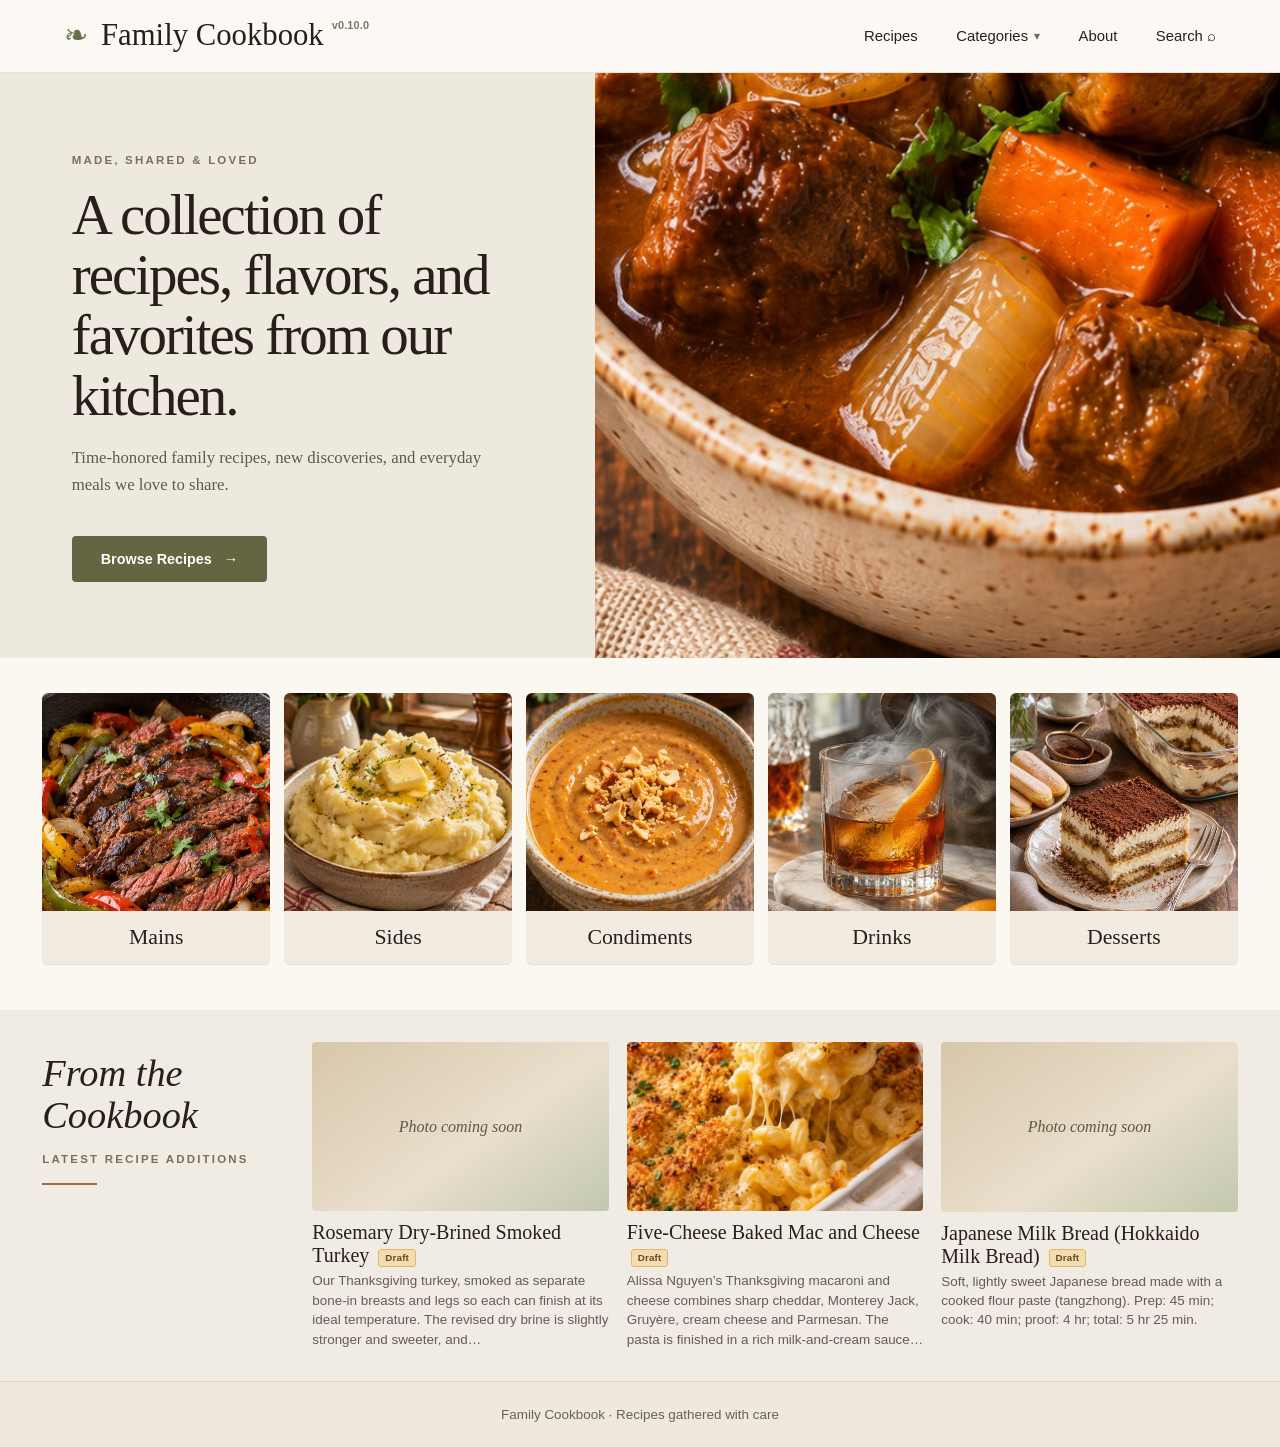
<file: index.html>
<!doctype html>
<html lang="en">
<head>
  <meta charset="utf-8">
  <meta name="viewport" content="width=device-width, initial-scale=1">
  <meta name="description" content="A collection of family recipes, flavors, and favorites from our kitchen.">
  <title>Family Cookbook | Recipes &amp; Favorites</title>
  <link rel="stylesheet" href="./src/styles/cookbook.css?v=0.7.7">
  <link rel="stylesheet" href="./src/styles/editor.css?v=0.7.8">
  <link rel="stylesheet" href="./src/styles/home.css?v=6">
  <link rel="stylesheet" href="./src/styles/site-header.css?v=4">
  <script>
    // Preserve old recipe links and category bookmarks.
    const params = new URLSearchParams(location.search);
    if (params.has("recipe")) {
      location.replace("./recipe.html" + location.search + location.hash);
    } else if (params.has("category") || params.has("cuisine") || params.has("ingredient") || params.has("search")) {
      location.replace("./directory.html" + location.search + location.hash);
    }
  </script>
  <script defer src="./src/scripts/recipe-metadata.js?v=2"></script>
  <script defer src="./src/scripts/recent-recipes.js?v=4"></script>
  <script defer src="./src/scripts/header-categories.js?v=2"></script>

</head>
<body class="homepage">
  <header class="site-header">
    <a class="brand" href="./" aria-label="Family Cookbook home"><span class="brand-mark" aria-hidden="true">❧</span>Family Cookbook <span class="app-version">v0.10.0</span></a>
    <nav class="site-nav" aria-label="Main navigation">
      <a href="./directory.html">Recipes</a>
      <details class="header-categories" id="headerCategories">
        <summary>Categories <span class="menu-chevron" aria-hidden="true">▾</span></summary>
        <div class="header-categories-menu" role="group" aria-label="Recipe categories">
          <a href="./directory.html?category=Soups%2C%20Stews%20%26%20Chili">Soups, Stews &amp; Chili</a>
          <a href="./directory.html?category=Main%20Dishes">Main Dishes</a>
          <a href="./directory.html?category=Pizza%2C%20Pasta%20%26%20Noodles">Pizza, Pasta &amp; Noodles</a>
          <a href="./directory.html?category=Sides%2C%20Breads%20%26%20Grains">Sides, Breads &amp; Grains</a>
          <a href="./directory.html?category=Sauces%2C%20Condiments%20%26%20Seasonings">Sauces, Condiments &amp; Seasonings</a>
          <a href="./directory.html?category=Breakfast%20%26%20Brunch">Breakfast &amp; Brunch</a>
          <a href="./directory.html?category=Desserts%20%26%20Baking">Desserts &amp; Baking</a>
          <a href="./directory.html?category=Drinks%20%26%20Cocktails">Drinks &amp; Cocktails</a>
          <a href="./directory.html?category=Techniques%20%26%20Guides">Techniques &amp; Guides</a>
        </div>
      </details>
      <a href="./about.html">About</a>
      <a href="./directory.html#recipeSearch" id="searchShortcut">Search ⌕</a>
    </nav>
  </header>

  <main>
    <section class="hero" aria-labelledby="heroTitle">
      <div class="hero-copy">
        <span class="eyebrow">Made, shared &amp; loved</span>
        <h1 id="heroTitle">A collection of recipes, flavors, and favorites from our kitchen.</h1>
        <p>Time-honored family recipes, new discoveries, and everyday meals we love to share.</p>
        <a class="button" href="./directory.html">Browse Recipes &nbsp; →</a>
      </div>
      <div class="hero-photo" role="img" aria-label="Homemade Latvian pork and apricot stew"></div>
    </section>

    <section class="categories home-container" id="categories" aria-label="Browse recipe categories">
      <div class="category-grid">
        <a class="category-card" href="./directory.html?category=Main%20Dishes" data-category="Mains"><img src="./public/images/skirt-steak-fajitas.jpg" alt="Skirt steak fajitas" loading="lazy"><span>Mains</span></a>
        <a class="category-card" href="./directory.html?category=Sides%2C%20Breads%20%26%20Grains" data-category="Sides"><img src="./public/images/mashed-potatoes.jpg" alt="Mashed potatoes" loading="lazy"><span>Sides</span></a>
        <a class="category-card" href="./directory.html?category=Sauces%2C%20Condiments%20%26%20Seasonings" data-category="Condiments"><img src="./public/images/peanut-sauce.jpg" alt="Peanut sauce" loading="lazy"><span>Condiments</span></a>
        <a class="category-card" href="./directory.html?category=Drinks%20%26%20Cocktails" data-category="Drinks"><img src="./public/images/fork-fire-smoked-old-fashioned.jpg" alt="Smoked Old Fashioned cocktail" loading="lazy"><span>Drinks</span></a>
        <a class="category-card" href="./directory.html?category=Desserts%20%26%20Baking" data-category="Desserts"><img src="./public/images/tiramisu.jpg" alt="Tiramisu" loading="lazy"><span>Desserts</span></a>
      </div>
    </section>

    <section class="featured" aria-labelledby="featuredHeading">
      <div class="home-container featured-grid">
        <div class="featured-title"><h2 id="featuredHeading">From the<br>Cookbook</h2><span class="eyebrow">Latest recipe additions</span></div>
        <div id="recentRecipes" class="recent-recipes" aria-live="polite">
          <a href="./recipe.html?recipe=rosemary-smoked-turkey" class="recent-recipe"><div class="featured-photo-placeholder" aria-label="Photo coming soon"><span>Photo coming soon</span></div><h3>Rosemary Dry-Brined Smoked Turkey <span class="draft-badge">Draft</span></h3><p>Thanksgiving turkey with rosemary, brown sugar and paprika butter.</p></a>
          <a href="./recipe.html?recipe=sweetango-orchard-sour" class="recent-recipe"><div class="featured-photo-placeholder" aria-label="Photo coming soon"><span>Photo coming soon</span></div><h3>Sweetango Orchard Sour <span class="draft-badge">Draft</span></h3><p>A bright, apple-forward bourbon sour with cider and elderflower.</p></a>
          <a href="./recipe.html?recipe=oven-baked-bacon" class="recent-recipe"><div class="featured-photo-placeholder" aria-label="Photo coming soon"><span>Photo coming soon</span></div><h3>Oven-Baked Bacon (Tender or Crispy)</h3><p>One tray, two textures.</p></a>
        </div>
      </div>
    </section>


  </main>
  <footer id="about" class="site-footer">Family Cookbook · Recipes gathered with care</footer>
</body>
</html>
</file>
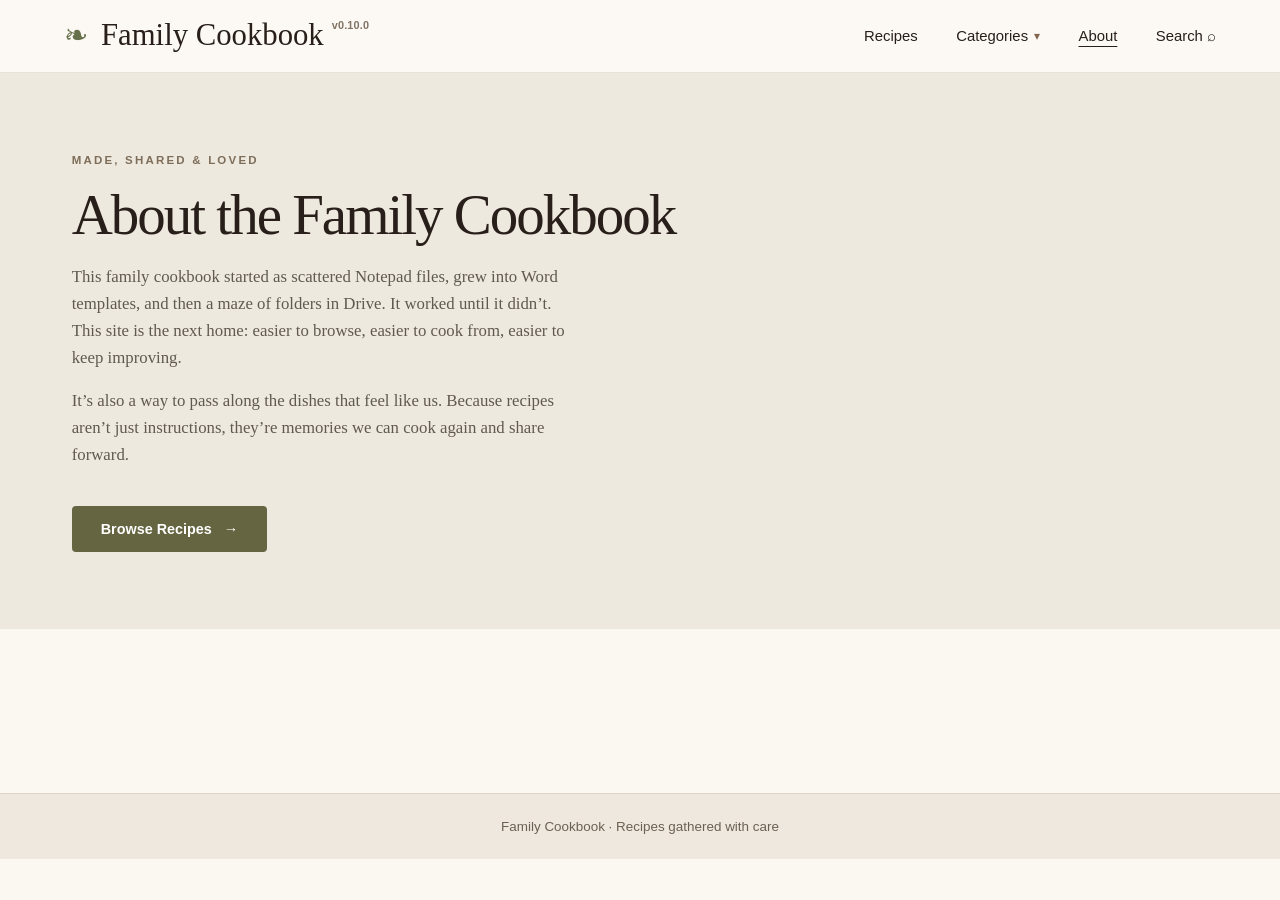
<file: about.html>
<!doctype html>
<html lang="en">
<head>
  <meta charset="utf-8">
  <meta name="viewport" content="width=device-width, initial-scale=1">
  <meta name="description" content="About the Family Cookbook.">
  <title>About | Family Cookbook</title>
  <link rel="stylesheet" href="./src/styles/cookbook.css?v=0.7.7">
  <link rel="stylesheet" href="./src/styles/editor.css?v=0.7.8">
  <link rel="stylesheet" href="./src/styles/home.css?v=7">
  <link rel="stylesheet" href="./src/styles/site-header.css?v=4">
  <script defer src="./src/scripts/header-categories.js?v=2"></script>
  <style>
    .homepage.about-page .about-main { min-height: calc(100vh - 180px); }
    .homepage.about-page .hero { grid-template-columns: minmax(0, 1fr); }
    .homepage.about-page .hero-copy { max-width: 840px; }
    .homepage.about-page .site-nav a[aria-current="page"] {
      text-decoration: underline;
      text-underline-offset: 5px;
    }
  </style>
</head>
<body class="homepage about-page">
  <header class="site-header">
    <a class="brand" href="./" aria-label="Family Cookbook home"><span class="brand-mark" aria-hidden="true">❧</span>Family Cookbook <span class="app-version">v0.10.0</span></a>
    <nav class="site-nav" aria-label="Main navigation">
      <a href="./directory.html">Recipes</a>
      <details class="header-categories" id="headerCategories">
        <summary>Categories <span class="menu-chevron" aria-hidden="true">▾</span></summary>
        <div class="header-categories-menu" role="group" aria-label="Recipe categories">
          <a href="./directory.html?category=Soups%2C%20Stews%20%26%20Chili">Soups, Stews &amp; Chili</a>
          <a href="./directory.html?category=Main%20Dishes">Main Dishes</a>
          <a href="./directory.html?category=Pizza%2C%20Pasta%20%26%20Noodles">Pizza, Pasta &amp; Noodles</a>
          <a href="./directory.html?category=Sides%2C%20Breads%20%26%20Grains">Sides, Breads &amp; Grains</a>
          <a href="./directory.html?category=Sauces%2C%20Condiments%20%26%20Seasonings">Sauces, Condiments &amp; Seasonings</a>
          <a href="./directory.html?category=Breakfast%20%26%20Brunch">Breakfast &amp; Brunch</a>
          <a href="./directory.html?category=Desserts%20%26%20Baking">Desserts &amp; Baking</a>
          <a href="./directory.html?category=Drinks%20%26%20Cocktails">Drinks &amp; Cocktails</a>
          <a href="./directory.html?category=Techniques%20%26%20Guides">Techniques &amp; Guides</a>
        </div>
      </details>
      <a href="./about.html" aria-current="page">About</a>
      <a href="./directory.html#recipeSearch" id="searchShortcut">Search ⌕</a>
    </nav>
  </header>
  <main class="about-main">
    <section class="hero" aria-labelledby="aboutTitle">
      <div class="hero-copy">
        <span class="eyebrow">Made, shared &amp; loved</span>
        <h1 id="aboutTitle">About the Family Cookbook</h1>
        <p>This family cookbook started as scattered Notepad files, grew into Word templates, and then a maze of folders in Drive. It worked until it didn’t. This site is the next home: easier to browse, easier to cook from, easier to keep improving.</p>
        <p>It’s also a way to pass along the dishes that feel like us. Because recipes aren’t just instructions, they’re memories we can cook again and share forward.</p>
        <a class="button" href="./directory.html">Browse Recipes &nbsp; →</a>
      </div>
    </section>
  </main>
  <footer class="site-footer">Family Cookbook · Recipes gathered with care</footer>
</body>
</html>
</file>
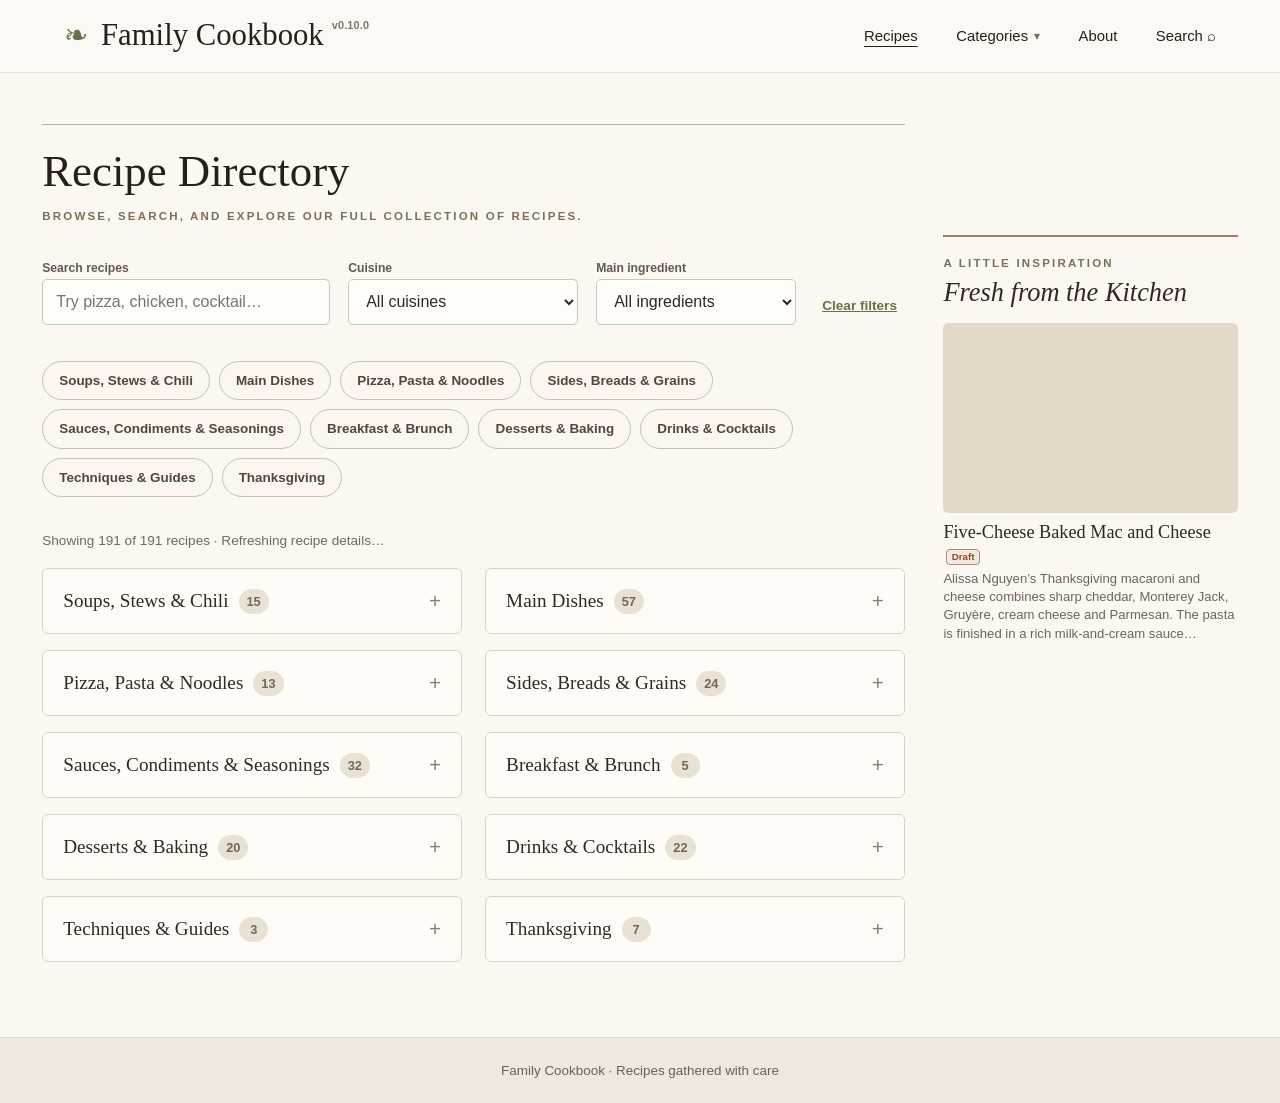
<file: directory.html>
<!doctype html>
<html lang="en">
<head>
  <meta charset="utf-8">
  <meta name="viewport" content="width=device-width, initial-scale=1">
  <meta name="description" content="Browse and search the Family Cookbook recipe directory.">
  <title>Recipe Directory | Family Cookbook</title>
  <script>
    // Repair recipe links that accidentally reach the directory route.
    const route = new URLSearchParams(location.search);
    if (route.has("recipe")) location.replace("./recipe.html" + location.search + location.hash);
  </script>
  <link rel="stylesheet" href="./src/styles/cookbook.css?v=0.7.7">
  <link rel="stylesheet" href="./src/styles/editor.css?v=0.7.8">
  <link rel="stylesheet" href="./src/styles/home.css?v=7">
  <link rel="stylesheet" href="./src/styles/site-header.css?v=4">
  <script defer src="./src/scripts/recipe-metadata.js?v=2"></script>
  <script defer src="./src/scripts/category-index.js?v=20"></script>
  <script defer src="./src/scripts/header-categories.js?v=2"></script>
</head>
<body class="homepage directory-page">
  <header class="site-header">
    <a class="brand" href="./" aria-label="Family Cookbook home"><span class="brand-mark" aria-hidden="true">❧</span>Family Cookbook <span class="app-version">v0.10.0</span></a>
    <nav class="site-nav" aria-label="Main navigation">
      <a href="./directory.html" aria-current="page">Recipes</a>
      <details class="header-categories" id="headerCategories">
        <summary>Categories <span class="menu-chevron" aria-hidden="true">▾</span></summary>
        <div class="header-categories-menu" role="group" aria-label="Recipe categories">
          <a href="./directory.html?category=Soups%2C%20Stews%20%26%20Chili">Soups, Stews &amp; Chili</a>
          <a href="./directory.html?category=Main%20Dishes">Main Dishes</a>
          <a href="./directory.html?category=Pizza%2C%20Pasta%20%26%20Noodles">Pizza, Pasta &amp; Noodles</a>
          <a href="./directory.html?category=Sides%2C%20Breads%20%26%20Grains">Sides, Breads &amp; Grains</a>
          <a href="./directory.html?category=Sauces%2C%20Condiments%20%26%20Seasonings">Sauces, Condiments &amp; Seasonings</a>
          <a href="./directory.html?category=Breakfast%20%26%20Brunch">Breakfast &amp; Brunch</a>
          <a href="./directory.html?category=Desserts%20%26%20Baking">Desserts &amp; Baking</a>
          <a href="./directory.html?category=Drinks%20%26%20Cocktails">Drinks &amp; Cocktails</a>
          <a href="./directory.html?category=Techniques%20%26%20Guides">Techniques &amp; Guides</a>
        </div>
      </details>
      <a href="./about.html">About</a>
      <a href="#recipeSearch" id="searchShortcut">Search ⌕</a>
    </nav>
  </header>
<main class="directory-main">
    <section class="directory home-container" id="directory" aria-labelledby="directoryHeading">
      <div class="directory-header">
        <h2 id="directoryHeading">Recipe Directory</h2>
        <p class="eyebrow">Browse, search, and explore our full collection of recipes.</p>
      </div>
      <div class="directory-tools">
        <label class="search-control" for="recipeSearch">Search recipes
          <input id="recipeSearch" type="search" placeholder="Try pizza, chicken, cocktail…" autocomplete="off">
        </label>
        <label class="cuisine-control" for="cuisineFilter">Cuisine
          <select id="cuisineFilter" disabled><option value="">All cuisines</option></select>
        </label>
        <label class="protein-control" for="proteinFilter">Main ingredient
          <select id="proteinFilter" disabled><option value="">All ingredients</option></select>
        </label>
        <button id="clearFilters" class="reset-button" type="button">Clear filters</button>
      </div>
      <nav id="groupNav" class="group-nav" aria-label="Browse by dish type"></nav>
      <p id="categoryStatus" class="directory-status" role="status" aria-live="polite">Loading recipes…</p>
      <div id="categoryResults" class="recipe-outline category-results"></div>
      <aside id="directoryHighlights" class="directory-highlights" aria-label="Featured recipe photography" aria-live="polite">
        <div class="directory-highlights-heading">
          <span class="eyebrow">A little inspiration</span>
          <h2 id="directoryHighlightsTitle">Fresh from the Kitchen</h2>
        </div>
        <div id="directoryHighlightsCards" class="directory-highlights-cards"></div>
      </aside>
      <noscript><p>JavaScript is required to browse and open recipes.</p></noscript>
    </section>
</main>
<footer id="about" class="site-footer">Family Cookbook · Recipes gathered with care</footer>
</body>
</html>
</file>
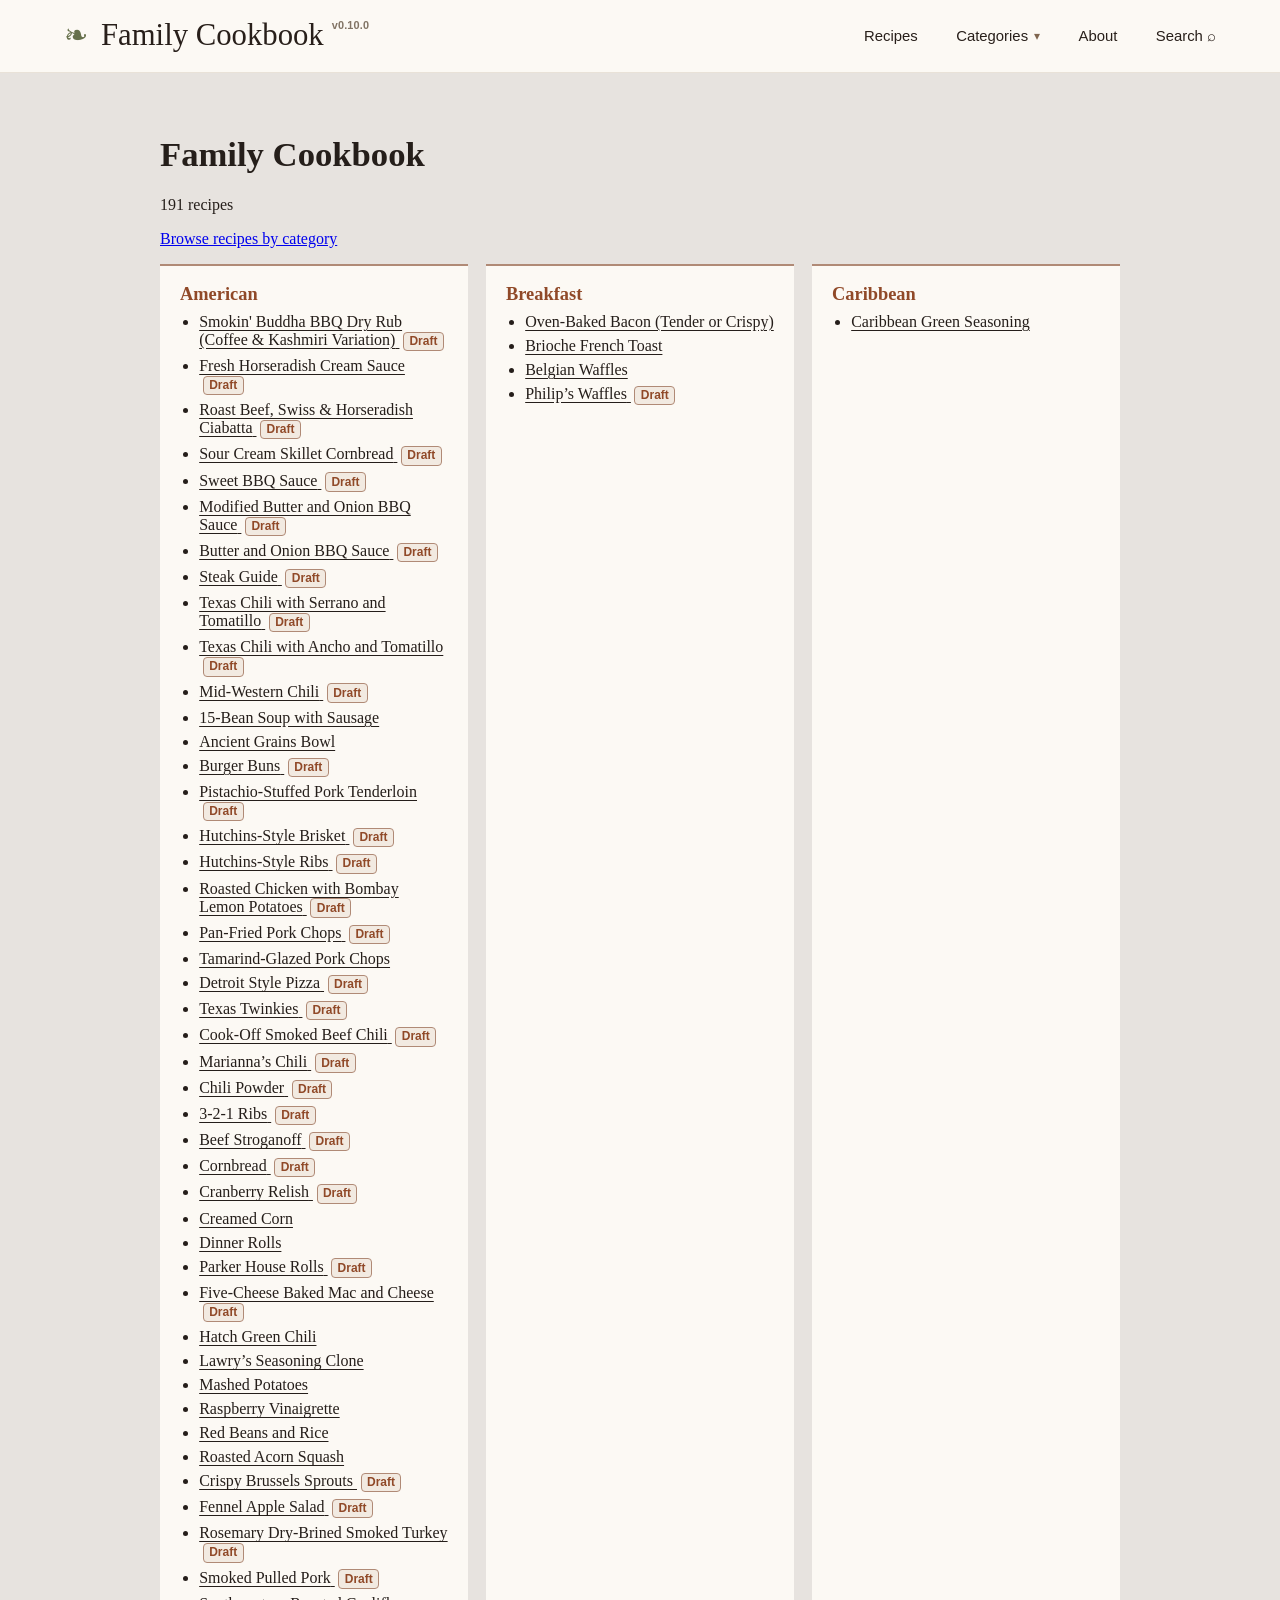
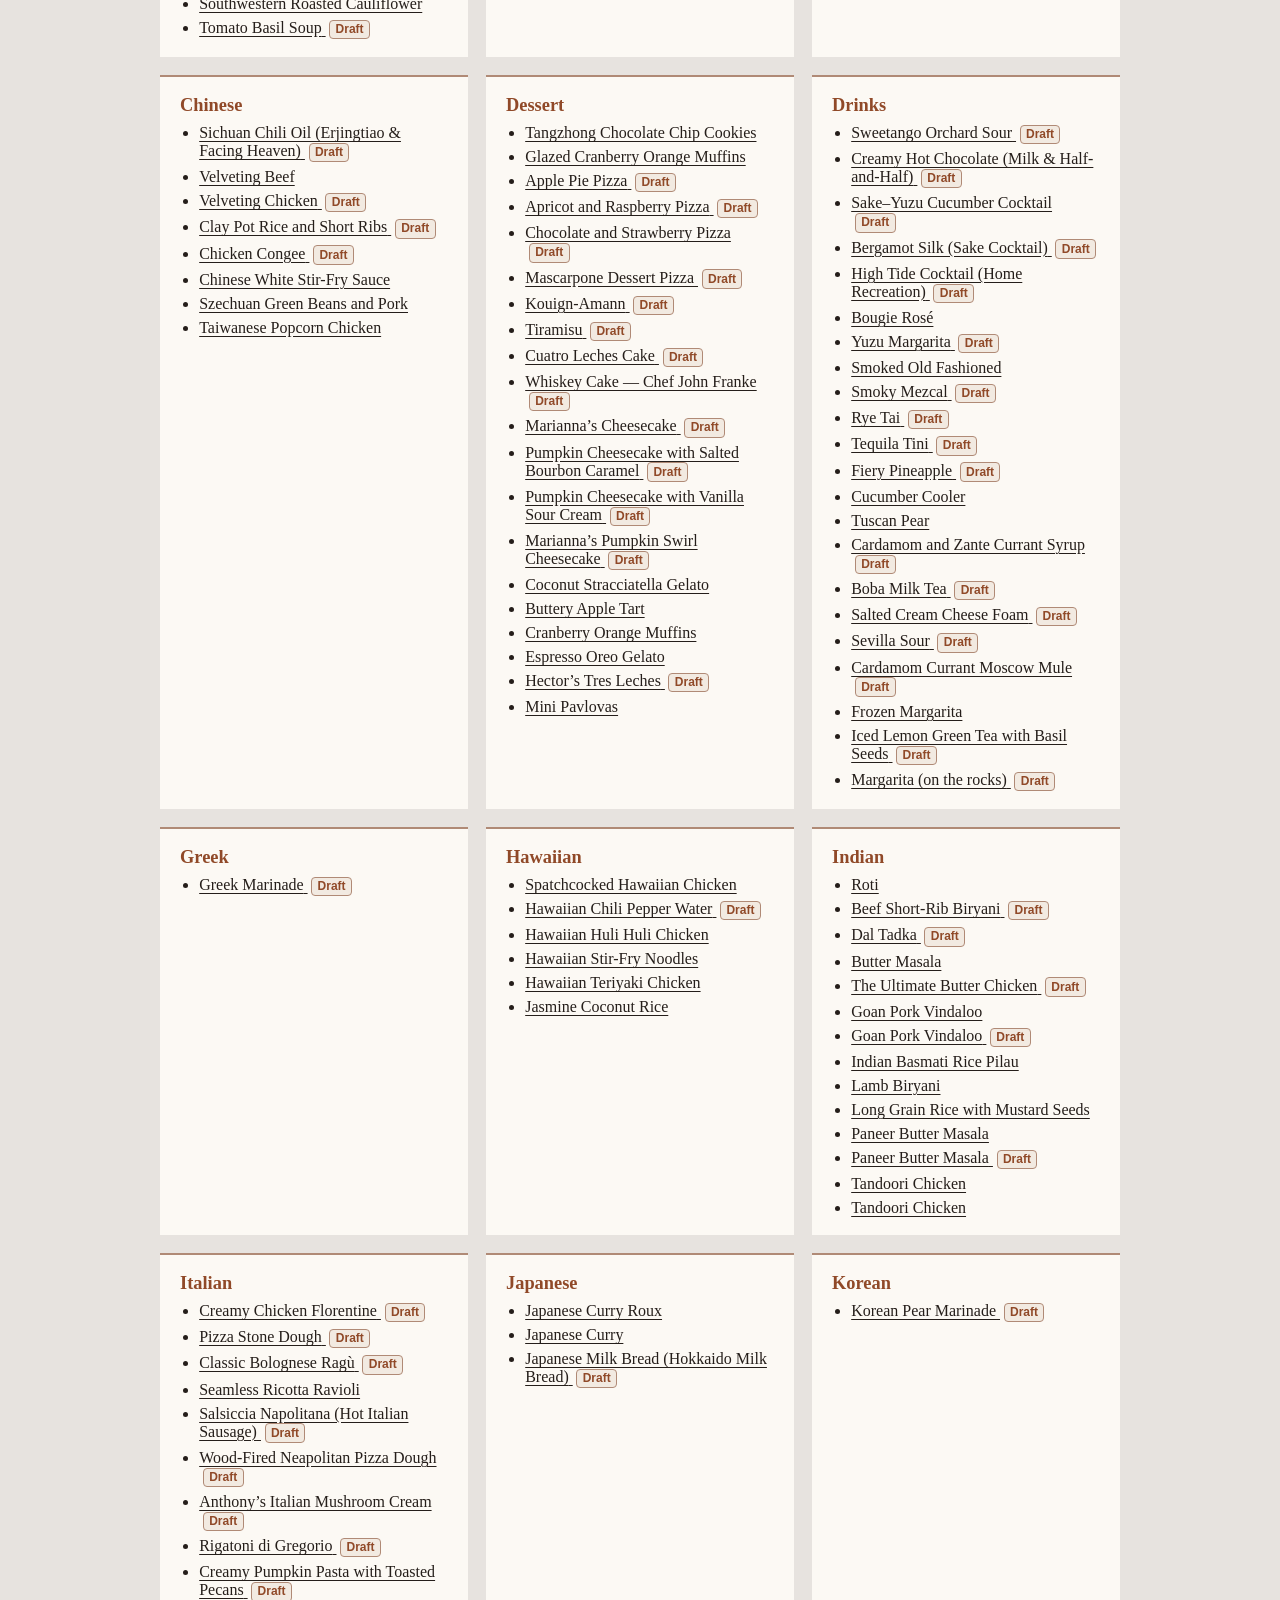
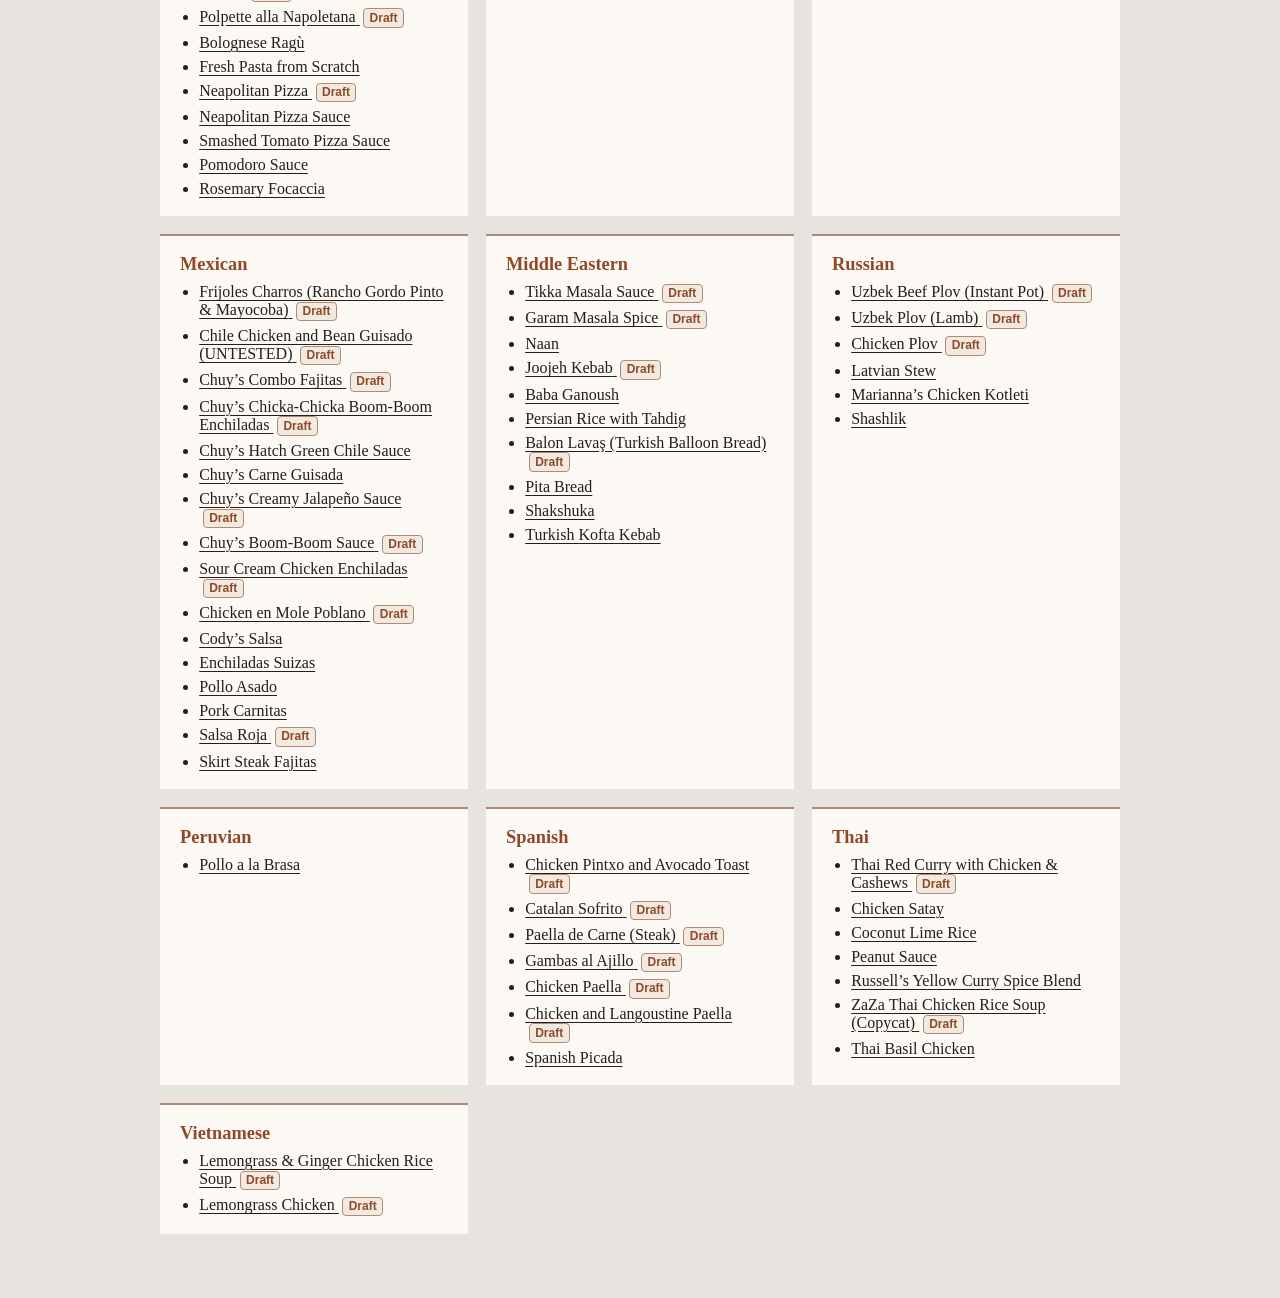
<file: index2.html>
<!doctype html>
<html lang="en">
<head>
<meta charset="utf-8">
<meta name="viewport" content="width=device-width,initial-scale=1">
<meta name="robots" content="noindex">
<title>Family Cookbook — redirecting</title>
<script>location.replace("./recipe.html" + location.search + location.hash);</script>
</head>
<body><p>Recipe pages moved to the <a href="./recipe.html">recipe viewer</a>.</p></body>
</html>
</file>
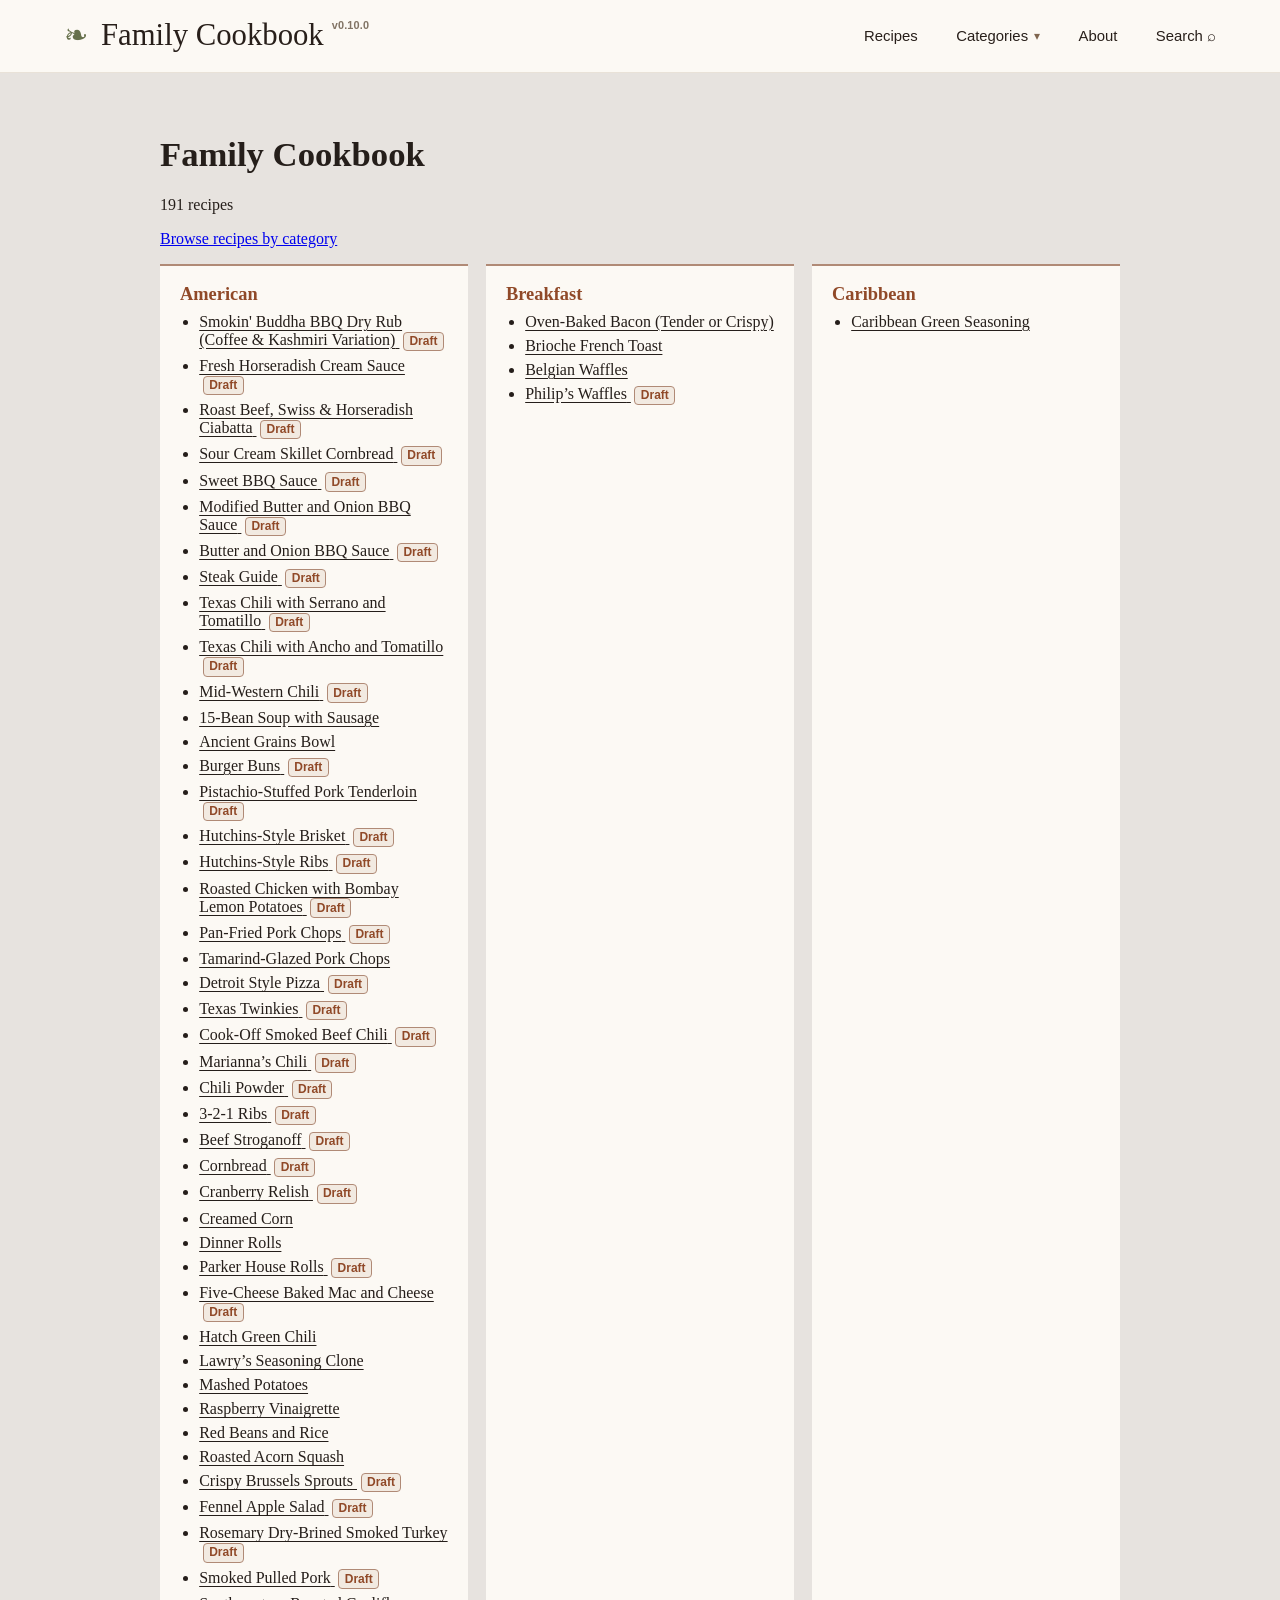
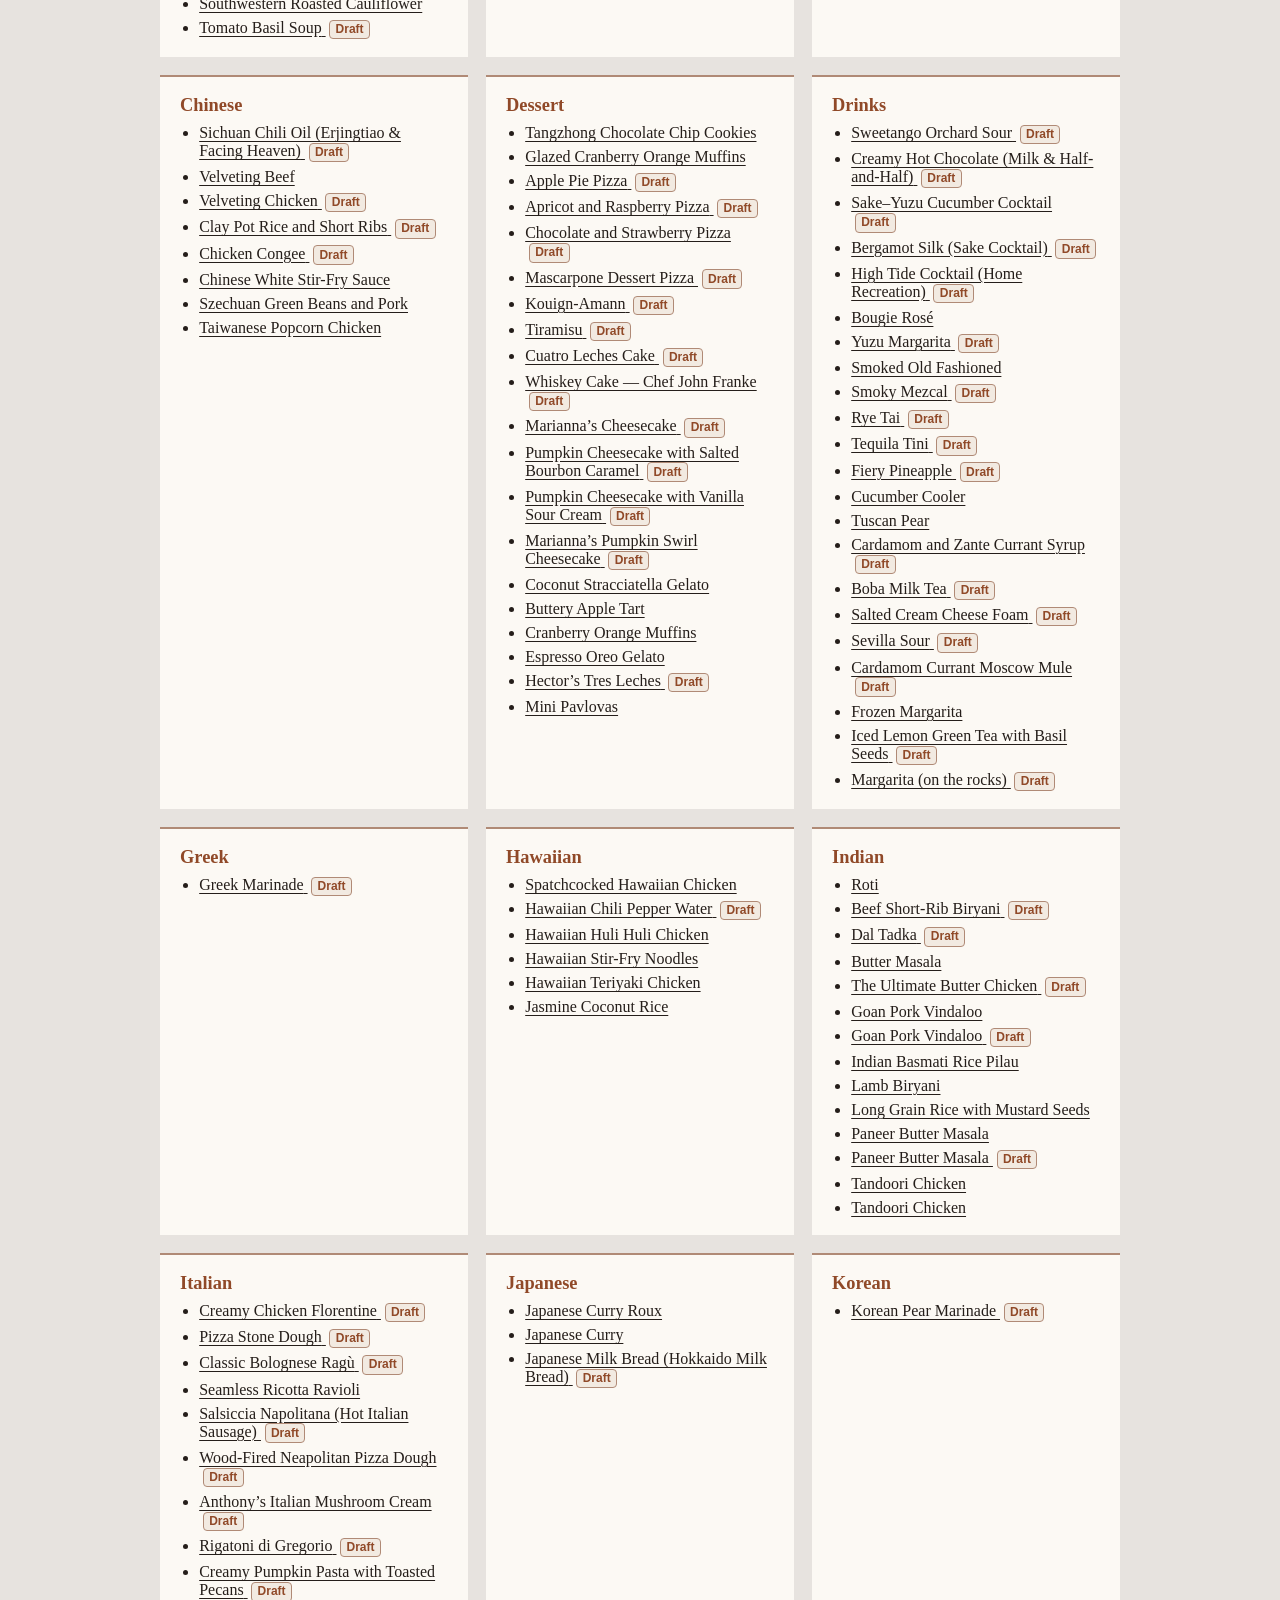
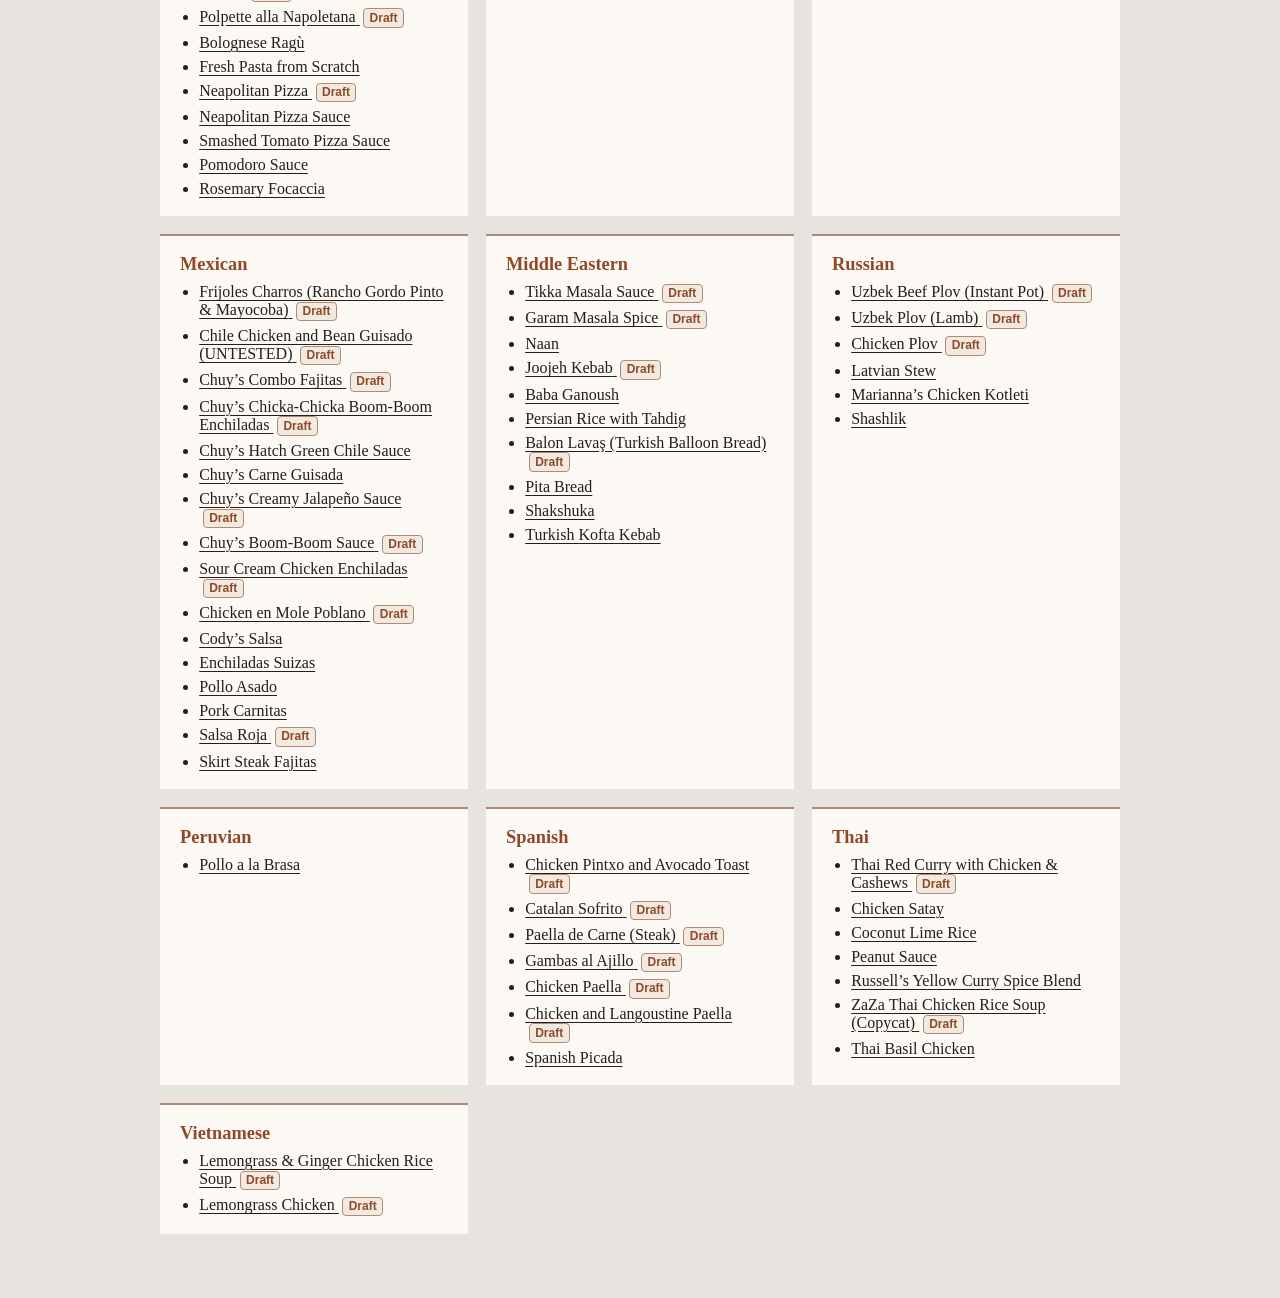
<file: recipe.html>
<!doctype html>
<html lang="en">
<head>
<meta charset="utf-8">
<meta name="viewport" content="width=device-width,initial-scale=1">
<title>Family Cookbook</title>
<link rel="stylesheet" href="./src/styles/cookbook.css?v=0.10.2-draft2">
<link rel="stylesheet" href="./src/styles/editor.css?v=0.10.18">
<link rel="stylesheet" href="./src/styles/site-header.css?v=4">
<script defer src="./src/scripts/recipe-metadata.js?v=2"></script>
<script defer src="./src/scripts/cookbook.js?v=0.9.9-scaling"></script>
<script defer src="./src/scripts/recipe-editor.js?v=22"></script>
<script defer src="./src/scripts/recipe-rating.js?v=7"></script>
<script defer src="./src/scripts/header-categories.js?v=2"></script>
</head>
<body>
  <header class="site-header">
    <a class="brand" href="./" aria-label="Family Cookbook home"><span class="brand-mark" aria-hidden="true">❧</span>Family Cookbook <span class="app-version">v0.10.0</span></a>
    <nav class="site-nav" aria-label="Main navigation">
      <a href="./directory.html">Recipes</a>
      <details class="header-categories" id="headerCategories">
        <summary>Categories <span class="menu-chevron" aria-hidden="true">▾</span></summary>
        <div class="header-categories-menu" role="group" aria-label="Recipe categories">
          <a href="./directory.html?category=Soups%2C%20Stews%20%26%20Chili">Soups, Stews &amp; Chili</a>
          <a href="./directory.html?category=Main%20Dishes">Main Dishes</a>
          <a href="./directory.html?category=Pizza%2C%20Pasta%20%26%20Noodles">Pizza, Pasta &amp; Noodles</a>
          <a href="./directory.html?category=Sides%2C%20Breads%20%26%20Grains">Sides, Breads &amp; Grains</a>
          <a href="./directory.html?category=Sauces%2C%20Condiments%20%26%20Seasonings">Sauces, Condiments &amp; Seasonings</a>
          <a href="./directory.html?category=Breakfast%20%26%20Brunch">Breakfast &amp; Brunch</a>
          <a href="./directory.html?category=Desserts%20%26%20Baking">Desserts &amp; Baking</a>
          <a href="./directory.html?category=Drinks%20%26%20Cocktails">Drinks &amp; Cocktails</a>
          <a href="./directory.html?category=Techniques%20%26%20Guides">Techniques &amp; Guides</a>
        </div>
      </details>
      <a href="./about.html">About</a>
      <a href="./directory.html#recipeSearch">Search ⌕</a>
    </nav>
  </header>
<main id="recipeIndex" tabindex="-1" class="recipe-index">
  <h1>Family Cookbook</h1>
  <p id="recipeCount"></p>
  <p><a href="./directory.html">Browse recipes by category</a></p>
  <div class="recipe-outline">
    <section>
      <h2>American</h2>
      <ul>
        <li><a href="?recipe=smokin-buddha-bbq-dry-rub" data-recipe="recipes/american/smokin-buddha-bbq-dry-rub.json" data-status="draft">Smokin' Buddha BBQ Dry Rub (Coffee &amp; Kashmiri Variation)</a></li>
        <li><a href="?recipe=fresh-horseradish-cream-sauce" data-recipe="recipes/american/fresh-horseradish-cream-sauce.json" data-status="draft">Fresh Horseradish Cream Sauce</a></li>
        <li><a href="?recipe=roast-beef-swiss-horseradish-ciabatta" data-recipe="recipes/american/roast-beef-swiss-horseradish-ciabatta.json" data-status="draft">Roast Beef, Swiss &amp; Horseradish Ciabatta</a></li>
        <li><a href="?recipe=sour-cream-skillet-cornbread" data-recipe="recipes/american/sour-cream-skillet-cornbread.json" data-status="draft">Sour Cream Skillet Cornbread</a></li>
        <li><a href="?recipe=franklin-sweet-bbq" data-recipe="recipes/american/franklin-sweet-bbq.json" data-status="draft">Sweet BBQ Sauce</a></li>
        <li><a href="?recipe=modified-butter-onion-bbq" data-recipe="recipes/american/modified-butter-onion-bbq.json" data-status="draft">Modified Butter and Onion BBQ Sauce</a></li>
        <li><a href="?recipe=franklin-butter-onion-bbq" data-recipe="recipes/american/franklin-butter-onion-bbq.json" data-status="draft">Butter and Onion BBQ Sauce</a></li>
        <li><a href="?recipe=steak-guide" data-recipe="recipes/american/steak-guide.json" data-status="draft">Steak Guide</a></li>
        <li><a href="?recipe=texas-chili-serrano" data-recipe="recipes/american/texas-chili-serrano.json" data-status="draft">Texas Chili with Serrano and Tomatillo</a></li>
        <li><a href="?recipe=texas-chili-ancho" data-recipe="recipes/american/texas-chili-ancho.json" data-status="draft">Texas Chili with Ancho and Tomatillo</a></li>
        <li><a href="?recipe=midwestern-chili" data-recipe="recipes/american/midwestern-chili.json" data-status="draft">Mid-Western Chili</a></li>
        <li><a href="?recipe=15-bean-soup-sausage" data-recipe="recipes/american/15-bean-soup-sausage.json">15-Bean Soup with Sausage</a></li>
        <li><a href="?recipe=ancient-grains-bowl" data-recipe="recipes/american/ancient-grains-bowl.json">Ancient Grains Bowl</a></li>
        <li><a href="?recipe=burger-buns" data-recipe="recipes/american/burger-buns.json" data-status="draft">Burger Buns</a></li>
        <li><a href="?recipe=pistachio-stuffed-pork-tenderloin" data-recipe="recipes/american/pistachio-stuffed-pork-tenderloin.json" data-status="draft">Pistachio-Stuffed Pork Tenderloin</a></li>
        <li><a href="?recipe=hutchins-style-brisket" data-recipe="recipes/american/hutchins-style-brisket.json" data-status="draft">Hutchins-Style Brisket</a></li>
        <li><a href="?recipe=hutchins-style-ribs" data-recipe="recipes/american/hutchins-style-ribs.json" data-status="draft">Hutchins-Style Ribs</a></li>
        <li><a href="?recipe=roasted-chicken-bombay-potatoes" data-recipe="recipes/american/roasted-chicken-bombay-potatoes.json" data-status="draft">Roasted Chicken with Bombay Lemon Potatoes</a></li>
        <li><a href="?recipe=pan-fried-pork-chops" data-recipe="recipes/american/pan-fried-pork-chops.json" data-status="draft">Pan-Fried Pork Chops</a></li>
        <li><a href="?recipe=tamarind-glazed-pork-chops" data-recipe="recipes/american/tamarind-glazed-pork-chops.json">Tamarind-Glazed Pork Chops</a></li>
        <li><a href="?recipe=detroit-style-pizza" data-recipe="recipes/american/detroit-style-pizza.json" data-status="draft">Detroit Style Pizza</a></li>
        <li><a href="?recipe=texas-twinkies" data-recipe="recipes/american/texas-twinkies.json" data-status="draft">Texas Twinkies</a></li>
        <li><a href="?recipe=cookoff-smoked-beef-chili" data-recipe="recipes/american/cookoff-smoked-beef-chili.json" data-status="draft">Cook-Off Smoked Beef Chili</a></li>
        <li><a href="?recipe=mariannas-chili" data-recipe="recipes/american/mariannas-chili.json" data-status="draft">Marianna’s Chili</a></li>
        <li><a href="?recipe=chili-powder" data-recipe="recipes/american/chili-powder.json" data-status="draft">Chili Powder</a></li>
        <li><a href="?recipe=3-2-1-ribs" data-recipe="recipes/american/3-2-1-ribs.json" data-status="draft">3-2-1 Ribs</a></li>
        <li><a href="?recipe=beef-stroganoff" data-recipe="recipes/american/beef-stroganoff.json" data-status="draft">Beef Stroganoff</a></li>
        <li><a href="?recipe=cornbread" data-recipe="recipes/american/cornbread.json" data-status="draft">Cornbread</a></li>
        <li><a href="?recipe=cranberry-relish" data-recipe="recipes/american/cranberry-relish.json" data-status="draft">Cranberry Relish</a></li>
        <li><a href="?recipe=creamed-corn" data-recipe="recipes/american/creamed-corn.json">Creamed Corn</a></li>
        <li><a href="?recipe=dinner-rolls" data-recipe="recipes/american/dinner-rolls.json">Dinner Rolls</a></li>
        <li><a href="?recipe=parker-house-rolls" data-recipe="recipes/american/parker-house-rolls.json" data-status="draft">Parker House Rolls</a></li>
        <li><a href="?recipe=five-cheese-baked-mac-and-cheese" data-recipe="recipes/american/five-cheese-baked-mac-and-cheese.json" data-status="draft">Five-Cheese Baked Mac and Cheese</a></li>
        <li><a href="?recipe=hatch-green-chili" data-recipe="recipes/american/hatch-green-chili.json">Hatch Green Chili</a></li>
        <li><a href="?recipe=lawrys-seasoning-clone" data-recipe="recipes/american/lawrys-seasoning-clone.json">Lawry’s Seasoning Clone</a></li>
        <li><a href="?recipe=mashed-potatoes" data-recipe="recipes/american/mashed-potatoes.json">Mashed Potatoes</a></li>
        <li><a href="?recipe=raspberry-vinaigrette" data-recipe="recipes/american/raspberry-vinaigrette.json">Raspberry Vinaigrette</a></li>
        <li><a href="?recipe=red-beans-and-rice" data-recipe="recipes/american/red-beans-and-rice.json">Red Beans and Rice</a></li>
        <li><a href="?recipe=roasted-acorn-squash" data-recipe="recipes/american/roasted-acorn-squash.json">Roasted Acorn Squash</a></li>
        <li><a href="?recipe=crispy-blanched-brussels-sprouts" data-recipe="recipes/american/crispy-blanched-brussels-sprouts.json" data-status="draft">Crispy Blanched Brussels Sprouts (Oven or Air Fryer)</a></li>
        <li><a href="?recipe=fennel-apple-salad" data-recipe="recipes/american/fennel-apple-salad.json" data-status="draft">Fennel Apple Salad</a></li>
        <li><a href="?recipe=rosemary-smoked-turkey" data-recipe="recipes/american/rosemary-smoked-turkey.json" data-status="draft">Rosemary Dry-Brined Smoked Turkey</a></li>
        <li><a href="?recipe=smoked-pulled-pork" data-recipe="recipes/american/smoked-pulled-pork.json" data-status="draft">Smoked Pulled Pork</a></li>
        <li><a href="?recipe=southwestern-roasted-cauliflower" data-recipe="recipes/american/southwestern-roasted-cauliflower.json">Southwestern Roasted Cauliflower</a></li>
        <li><a href="?recipe=tomato-basil-soup" data-recipe="recipes/american/tomato-basil-soup.json" data-status="draft">Tomato Basil Soup</a></li>
      </ul>
    </section>
    <section>
      <h2>Breakfast</h2>
      <ul>
        <li><a href="?recipe=oven-baked-bacon" data-recipe="recipes/breakfast/oven-baked-bacon.json">Oven-Baked Bacon (Tender or Crispy)</a></li>
        <li><a href="?recipe=brioche-french-toast" data-recipe="recipes/breakfast/brioche-french-toast.json">Brioche French Toast</a></li>
        <li><a href="?recipe=belgian-waffles" data-recipe="recipes/breakfast/belgian-waffles.json">Belgian Waffles</a></li>
        <li><a href="?recipe=philips-waffles" data-recipe="recipes/breakfast/philips-waffles.json" data-status="draft">Philip’s Waffles</a></li>
      </ul>
    </section>
    <section>
      <h2>Caribbean</h2>
      <ul>
        <li><a href="?recipe=caribbean-green-seasoning" data-recipe="recipes/caribbean/caribbean-green-seasoning.json">Caribbean Green Seasoning</a></li>
      </ul>
    </section>
    <section>
      <h2>Chinese</h2>
      <ul>
        <li><a href="?recipe=sichuan-chili-oil" data-recipe="recipes/chinese/sichuan-chili-oil.json" data-status="draft">Sichuan Chili Oil (Erjingtiao &amp; Facing Heaven)</a></li>
        <li><a href="?recipe=velveting-beef" data-recipe="recipes/chinese/velveting-beef.json">Velveting Beef</a></li>
        <li><a href="?recipe=velveting-chicken" data-recipe="recipes/chinese/velveting-chicken.json" data-status="draft">Velveting Chicken</a></li>
        <li><a href="?recipe=clay-pot-rice-short-ribs" data-recipe="recipes/chinese/clay-pot-rice-short-ribs.json" data-status="draft">Clay Pot Rice and Short Ribs</a></li>
        <li><a href="?recipe=chicken-congee" data-recipe="recipes/chinese/chicken-congee.json" data-status="draft">Chicken Congee</a></li>
        <li><a href="?recipe=chinese-white-stir-fry-sauce" data-recipe="recipes/chinese/chinese-white-stir-fry-sauce.json">Chinese White Stir-Fry Sauce</a></li>
        <li><a href="?recipe=szechuan-green-beans-and-pork" data-recipe="recipes/chinese/szechuan-green-beans-and-pork.json">Szechuan Green Beans and Pork</a></li>
        <li><a href="?recipe=taiwanese-popcorn-chicken" data-recipe="recipes/chinese/taiwanese-popcorn-chicken.json">Taiwanese Popcorn Chicken</a></li>
      </ul>
    </section>
    <section>
      <h2>Dessert</h2>
      <ul>
        <li><a href="?recipe=tangzhong-chocolate-chip-cookies" data-recipe="recipes/dessert/tangzhong-chocolate-chip-cookies.json">Tangzhong Chocolate Chip Cookies</a></li>
        <li><a href="?recipe=glazed-cranberry-orange-muffins" data-recipe="recipes/dessert/glazed-cranberry-orange-muffins.json">Glazed Cranberry Orange Muffins</a></li>
        <li><a href="?recipe=apple-pie-pizza" data-recipe="recipes/dessert/apple-pie-pizza.json" data-status="draft">Apple Pie Pizza</a></li>
        <li><a href="?recipe=apricot-raspberry-pizza" data-recipe="recipes/dessert/apricot-raspberry-pizza.json" data-status="draft">Apricot and Raspberry Pizza</a></li>
        <li><a href="?recipe=chocolate-strawberry-pizza" data-recipe="recipes/dessert/chocolate-strawberry-pizza.json" data-status="draft">Chocolate and Strawberry Pizza</a></li>
        <li><a href="?recipe=mascarpone-dessert-pizza" data-recipe="recipes/dessert/mascarpone-dessert-pizza.json" data-status="draft">Mascarpone Dessert Pizza</a></li>
        <li><a href="?recipe=kouign-amann" data-recipe="recipes/dessert/kouign-amann.json" data-status="draft">Kouign-Amann</a></li>
        <li><a href="?recipe=tiramisu" data-recipe="recipes/dessert/tiramisu.json" data-status="draft">Tiramisu</a></li>
        <li><a href="?recipe=cuatro-leches-cake" data-recipe="recipes/dessert/cuatro-leches-cake.json" data-status="draft">Cuatro Leches Cake</a></li>
        <li><a href="?recipe=whiskey-date-cake" data-recipe="recipes/dessert/whiskey-date-cake.json" data-status="draft">Whiskey Cake</a></li>
        <li><a href="?recipe=cheesecake-factory-cheesecake" data-recipe="recipes/dessert/cheesecake-factory-cheesecake.json" data-status="draft">Marianna’s Cheesecake</a></li>
        <li><a href="?recipe=pumpkin-cheesecake-bourbon-caramel" data-recipe="recipes/dessert/pumpkin-cheesecake-bourbon-caramel.json" data-status="draft">Pumpkin Cheesecake with Salted Bourbon Caramel</a></li>
        <li><a href="?recipe=pumpkin-cheesecake-vanilla-sour-cream" data-recipe="recipes/dessert/pumpkin-cheesecake-vanilla-sour-cream.json" data-status="draft">Pumpkin Cheesecake with Vanilla Sour Cream</a></li>
        <li><a href="?recipe=mariannas-pumpkin-swirl-cheesecake" data-recipe="recipes/dessert/mariannas-pumpkin-swirl-cheesecake.json" data-status="draft">Marianna’s Pumpkin Swirl Cheesecake</a></li>
        <li><a href="?recipe=coconut-stracciatella-gelato" data-recipe="recipes/dessert/coconut-stracciatella-gelato.json" data-status="draft">Coconut Stracciatella Gelato</a></li>
        <li><a href="?recipe=buttery-apple-tart" data-recipe="recipes/dessert/buttery-apple-tart.json">Buttery Apple Tart</a></li>
        <li><a href="?recipe=cranberry-orange-muffins" data-recipe="recipes/dessert/cranberry-orange-muffins.json">Cranberry Orange Muffins</a></li>
        <li><a href="?recipe=espresso-oreo-gelato" data-recipe="recipes/dessert/espresso-oreo-gelato.json">Espresso Oreo Gelato</a></li>
        <li><a href="?recipe=hectors-tres-leches" data-recipe="recipes/dessert/hectors-tres-leches.json" data-status="draft">Hector’s Tres Leches</a></li>
        <li><a href="?recipe=mini-pavlovas" data-recipe="recipes/dessert/mini-pavlovas.json">Mini Pavlovas</a></li>
      </ul>
    </section>
    <section>
      <h2>Drinks</h2>
      <ul>
        <li><a href="?recipe=sweetango-orchard-sour" data-recipe="recipes/drinks/sweetango-orchard-sour.json" data-status="draft">Sweetango Orchard Sour</a></li>
        <li><a href="?recipe=creamy-hot-chocolate" data-recipe="recipes/drinks/creamy-hot-chocolate.json" data-status="draft">Creamy Hot Chocolate (Milk &amp; Half-and-Half)</a></li>
        <li><a href="?recipe=sake-yuzu-cucumber-cocktail" data-recipe="recipes/drinks/sake-yuzu-cucumber-cocktail.json" data-status="draft">Sake–Yuzu Cucumber Cocktail</a></li>
        <li><a href="?recipe=bergamot-silk-sake-cocktail" data-recipe="recipes/drinks/bergamot-silk-sake-cocktail.json" data-status="draft">Bergamot Silk (Sake Cocktail)</a></li>
        <li><a href="?recipe=high-tide-cocktail" data-recipe="recipes/drinks/high-tide-cocktail.json" data-status="draft">High Tide Cocktail (Home Recreation)</a></li>
        <li><a href="?recipe=bougie-rose" data-recipe="recipes/drinks/bougie-rose.json">Bougie Rosé</a></li>
        <li><a href="?recipe=yuzu-margarita" data-recipe="recipes/drinks/yuzu-margarita.json" data-status="draft">Yuzu Margarita</a></li>
        <li><a href="?recipe=fork-fire-smoked-old-fashioned" data-recipe="recipes/drinks/fork-fire-smoked-old-fashioned.json">Smoked Old Fashioned</a></li>
        <li><a href="?recipe=smoky-mezcal" data-recipe="recipes/drinks/smoky-mezcal.json" data-status="draft">Smoky Mezcal</a></li>
        <li><a href="?recipe=rye-tai" data-recipe="recipes/drinks/rye-tai.json" data-status="draft">Rye Tai</a></li>
        <li><a href="?recipe=tequila-tini" data-recipe="recipes/drinks/tequila-tini.json" data-status="draft">Tequila Tini</a></li>
        <li><a href="?recipe=fiery-pineapple" data-recipe="recipes/drinks/fiery-pineapple.json" data-status="draft">Fiery Pineapple</a></li>
        <li><a href="?recipe=cucumber-cooler" data-recipe="recipes/drinks/cucumber-cooler.json">Cucumber Cooler</a></li>
        <li><a href="?recipe=tuscan-pear" data-recipe="recipes/drinks/tuscan-pear.json">Tuscan Pear</a></li>
        <li><a href="?recipe=cardamom-currant-syrup" data-recipe="recipes/drinks/cardamom-currant-syrup.json" data-status="draft">Cardamom and Zante Currant Syrup</a></li>
        <li><a href="?recipe=boba-milk-tea" data-recipe="recipes/drinks/boba-milk-tea.json" data-status="draft">Boba Milk Tea</a></li>
        <li><a href="?recipe=salted-cream-cheese-foam" data-recipe="recipes/drinks/salted-cream-cheese-foam.json" data-status="draft">Salted Cream Cheese Foam</a></li>
        <li><a href="?recipe=sevilla-sour" data-recipe="recipes/drinks/sevilla-sour.json" data-status="draft">Sevilla Sour</a></li>
        <li><a href="?recipe=cardamom-currant-moscow-mule" data-recipe="recipes/drinks/cardamom-currant-moscow-mule.json" data-status="draft">Cardamom Currant Moscow Mule</a></li>
        <li><a href="?recipe=frozen-margarita" data-recipe="recipes/drinks/frozen-margarita.json">Frozen Margarita</a></li>
        <li><a href="?recipe=iced-lemon-green-tea-with-basil-seeds" data-recipe="recipes/drinks/iced-lemon-green-tea-with-basil-seeds.json" data-status="draft">Iced Lemon Green Tea with Basil Seeds</a></li>
        <li><a href="?recipe=mariano-margarita" data-recipe="recipes/drinks/mariano-margarita.json">Mariano Margarita</a></li>
      </ul>
    </section>
    <section>
      <h2>Greek</h2>
      <ul>
        <li><a href="?recipe=greek-marinade" data-recipe="recipes/greek/greek-marinade.json" data-status="draft">Greek Marinade</a></li>
      </ul>
    </section>
    <section>
      <h2>Hawaiian</h2>
      <ul>
        <li><a href="?recipe=spatchcocked-hawaiian-chicken" data-recipe="recipes/hawaiian/spatchcocked-hawaiian-chicken.json">Spatchcocked Hawaiian Chicken</a></li>
        <li><a href="?recipe=hawaiian-chili-pepper-water" data-recipe="recipes/hawaiian/hawaiian-chili-pepper-water.json" data-status="draft">Hawaiian Chili Pepper Water</a></li>
        <li><a href="?recipe=hawaiian-huli-huli-chicken" data-recipe="recipes/hawaiian/hawaiian-huli-huli-chicken.json">Hawaiian Huli Huli Chicken</a></li>
        <li><a href="?recipe=hawaiian-stir-fry-noodles" data-recipe="recipes/hawaiian/hawaiian-stir-fry-noodles.json">Hawaiian Stir-Fry Noodles</a></li>
        <li><a href="?recipe=hawaiian-teriyaki-chicken" data-recipe="recipes/hawaiian/hawaiian-teriyaki-chicken.json">Hawaiian Teriyaki Chicken</a></li>
        <li><a href="?recipe=jasmine-coconut-rice" data-recipe="recipes/hawaiian/jasmine-coconut-rice.json">Jasmine Coconut Rice</a></li>
      </ul>
    </section>
    <section>
      <h2>Indian</h2>
      <ul>
        <li><a href="?recipe=roti" data-recipe="recipes/indian/roti.json">Roti</a></li>
        <li><a href="?recipe=beef-short-rib-biryani" data-recipe="recipes/indian/beef-short-rib-biryani.json" data-status="draft">Beef Short-Rib Biryani</a></li>
        <li><a href="?recipe=dal-tadka" data-recipe="recipes/indian/dal-tadka.json" data-status="draft">Dal Tadka</a></li>
        <li><a href="?recipe=butter-masala-chicken" data-recipe="recipes/indian/butter-masala-chicken.json">Butter Masala (Chicken)</a></li>
        <li><a href="?recipe=ultimate-butter-chicken" data-recipe="recipes/indian/ultimate-butter-chicken.json" data-status="draft">The Ultimate Butter Chicken</a></li>
        <li><a href="?recipe=goan-pork-vindaloo" data-recipe="recipes/indian/goan-pork-vindaloo.json">Goan Pork Vindaloo</a></li>
        <li><a href="?recipe=goan-pork-vindaloo-original" data-recipe="recipes/indian/goan-pork-vindaloo-original.json" data-status="draft">Goan Pork Vindaloo (Original Version)</a></li>
        <li><a href="?recipe=indian-basmati-rice-pilau" data-recipe="recipes/indian/indian-basmati-rice-pilau.json">Indian Basmati Rice Pilau</a></li>
        <li><a href="?recipe=lamb-biryani" data-recipe="recipes/indian/lamb-biryani.json">Lamb Biryani</a></li>
        <li><a href="?recipe=long-grain-rice-with-mustard-seeds" data-recipe="recipes/indian/long-grain-rice-with-mustard-seeds.json">Long Grain Rice with Mustard Seeds</a></li>
        <li><a href="?recipe=paneer-butter-masala" data-recipe="recipes/indian/paneer-butter-masala.json">Paneer Butter Masala</a></li>
        <li><a href="?recipe=paneer-butter-masala-stovetop" data-recipe="recipes/indian/paneer-butter-masala-stovetop.json" data-status="draft">Paneer Butter Masala (Stovetop)</a></li>
        <li><a href="?recipe=tandoori-chicken" data-recipe="recipes/indian/tandoori-chicken.json">Tandoori Chicken</a></li>
        <li><a href="?recipe=smoked-garam-masala-tandoori-chicken" data-recipe="recipes/indian/smoked-garam-masala-tandoori-chicken.json">Smoked Garam Masala Tandoori Chicken</a></li>
      </ul>
    </section>
    <section>
      <h2>Italian</h2>
      <ul>
        <li><a href="?recipe=creamy-chicken-florentine" data-recipe="recipes/italian/creamy-chicken-florentine.json" data-status="draft">Creamy Chicken Florentine</a></li>
        <li><a href="?recipe=pizza-stone-dough" data-recipe="recipes/italian/pizza-stone-dough.json" data-status="draft">Pizza Stone Dough</a></li>
        <li><a href="?recipe=classic-bolognese-ragu" data-recipe="recipes/italian/classic-bolognese-ragu.json" data-status="draft">Classic Bolognese Ragù</a></li>
        <li><a href="?recipe=seamless-ricotta-ravioli" data-recipe="recipes/italian/seamless-ricotta-ravioli.json">Seamless Ricotta Ravioli</a></li>
        <li><a href="?recipe=salsiccia-napolitana" data-recipe="recipes/italian/salsiccia-napolitana.json" data-status="draft">Salsiccia Napolitana (Hot Italian Sausage)</a></li>
        <li><a href="?recipe=wood-fired-pizza-dough" data-recipe="recipes/italian/wood-fired-pizza-dough.json" data-status="draft">Wood-Fired Neapolitan Pizza Dough</a></li>
        <li><a href="?recipe=italian-mushroom-cream" data-recipe="recipes/italian/italian-mushroom-cream.json" data-status="draft">Anthony’s Italian Mushroom Cream</a></li>
        <li><a href="?recipe=rigatoni-di-gregorio" data-recipe="recipes/italian/rigatoni-di-gregorio.json" data-status="draft">Rigatoni di Gregorio</a></li>
        <li><a href="?recipe=creamy-pumpkin-pasta" data-recipe="recipes/italian/creamy-pumpkin-pasta.json" data-status="draft">Creamy Pumpkin Pasta with Toasted Pecans</a></li>
        <li><a href="?recipe=polpette-alla-napoletana" data-recipe="recipes/italian/polpette-alla-napoletana.json" data-status="draft">Polpette alla Napoletana</a></li>
        <li><a href="?recipe=bolognese-ragu" data-recipe="recipes/italian/bolognese-ragu.json">Bolognese Ragù</a></li>
        <li><a href="?recipe=fresh-pasta-from-scratch" data-recipe="recipes/italian/fresh-pasta-from-scratch.json">Fresh Pasta from Scratch</a></li>
        <li><a href="?recipe=neapolitan-pizza" data-recipe="recipes/italian/neapolitan-pizza.json" data-status="draft">Neapolitan Pizza</a></li>
        <li><a href="?recipe=neapolitan-pizza-sauce" data-recipe="recipes/italian/neapolitan-pizza-sauce.json">Neapolitan Pizza Sauce</a></li>
        <li><a href="?recipe=forno-bravo-smashed-tomato-sauce" data-recipe="recipes/italian/forno-bravo-smashed-tomato-sauce.json">Smashed Tomato Pizza Sauce</a></li>
        <li><a href="?recipe=pomodoro-sauce" data-recipe="recipes/italian/pomodoro-sauce.json">Pomodoro Sauce</a></li>
        <li><a href="?recipe=rosemary-focaccia" data-recipe="recipes/italian/rosemary-focaccia.json">Rosemary Focaccia</a></li>
      </ul>
    </section>
    <section>
      <h2>Japanese</h2>
      <ul>
        <li><a href="?recipe=japanese-curry-roux" data-recipe="recipes/japanese/japanese-curry-roux.json">Japanese Curry Roux</a></li>
        <li><a href="?recipe=japanese-curry" data-recipe="recipes/japanese/japanese-curry.json">Japanese Curry</a></li>
        <li><a href="?recipe=japanese-milk-bread" data-recipe="recipes/japanese/japanese-milk-bread.json" data-status="draft">Japanese Milk Bread (Hokkaido Milk Bread)</a></li>
      </ul>
    </section>
    <section>
      <h2>Korean</h2>
      <ul>
        <li><a href="?recipe=korean-pear-marinade" data-recipe="recipes/korean/korean-pear-marinade.json" data-status="draft">Korean Pear Marinade</a></li>
      </ul>
    </section>
    <section>
      <h2>Mexican</h2>
      <ul>
        <li><a href="?recipe=frijoles-charros-rancho-gordo" data-recipe="recipes/mexican/frijoles-charros-rancho-gordo.json" data-status="draft">Frijoles Charros (Rancho Gordo Pinto &amp; Mayocoba)</a></li>
        <li><a href="?recipe=chile-chicken-bean-guisado" data-recipe="recipes/mexican/chile-chicken-bean-guisado.json" data-status="draft">Chile Chicken and Bean Guisado</a></li>
        <li><a href="?recipe=chuys-combo-fajitas" data-recipe="recipes/mexican/chuys-combo-fajitas.json" data-status="draft">Chuy’s Combo Fajitas</a></li>
        <li><a href="?recipe=chuys-chicka-boom-enchiladas" data-recipe="recipes/mexican/chuys-chicka-boom-enchiladas.json" data-status="draft">Chuy’s Chicka-Chicka Boom-Boom Enchiladas</a></li>
        <li><a href="?recipe=chuys-hatch-green-chile-sauce" data-recipe="recipes/mexican/chuys-hatch-green-chile-sauce.json">Chuy’s Hatch Green Chile Sauce</a></li>
        <li><a href="?recipe=chuys-carne-guisada" data-recipe="recipes/mexican/chuys-carne-guisada.json">Chuy’s Carne Guisada</a></li>
        <li><a href="?recipe=chuys-creamy-jalapeno" data-recipe="recipes/mexican/chuys-creamy-jalapeno.json" data-status="draft">Chuy’s Creamy Jalapeño Sauce</a></li>
        <li><a href="?recipe=chuys-boom-boom-sauce" data-recipe="recipes/mexican/chuys-boom-boom-sauce.json" data-status="draft">Chuy’s Boom-Boom Sauce</a></li>
        <li><a href="?recipe=sour-cream-chicken-enchiladas" data-recipe="recipes/mexican/sour-cream-chicken-enchiladas.json" data-status="draft">Sour Cream Chicken Enchiladas</a></li>
        <li><a href="?recipe=chicken-mole-poblano" data-recipe="recipes/mexican/chicken-mole-poblano.json" data-status="draft">Chicken en Mole Poblano</a></li>
        <li><a href="?recipe=codys-salsa" data-recipe="recipes/mexican/codys-salsa.json">Cody’s Salsa</a></li>
        <li><a href="?recipe=enchiladas-suizas" data-recipe="recipes/mexican/enchiladas-suizas.json">Enchiladas Suizas</a></li>
        <li><a href="?recipe=pollo-asado" data-recipe="recipes/mexican/pollo-asado.json">Pollo Asado</a></li>
        <li><a href="?recipe=pork-carnitas" data-recipe="recipes/mexican/pork-carnitas.json">Pork Carnitas</a></li>
        <li><a href="?recipe=salsa-roja" data-recipe="recipes/mexican/salsa-roja.json" data-status="draft">Salsa Roja</a></li>
        <li><a href="?recipe=skirt-steak-fajitas" data-recipe="recipes/mexican/skirt-steak-fajitas.json">Skirt Steak Fajitas</a></li>
      </ul>
    </section>
    <section>
      <h2>Middle Eastern</h2>
      <ul>
        <li><a href="?recipe=tikka-masala-sauce" data-recipe="recipes/middle-eastern/tikka-masala-sauce.json" data-status="draft">Tikka Masala Sauce</a></li>
        <li><a href="?recipe=garam-masala-spice" data-recipe="recipes/middle-eastern/garam-masala-spice.json" data-status="draft">Garam Masala Spice</a></li>
        <li><a href="?recipe=naan" data-recipe="recipes/middle-eastern/naan.json">Naan</a></li>
        <li><a href="?recipe=joojeh-kebab" data-recipe="recipes/middle-eastern/joojeh-kebab.json" data-status="draft">Joojeh Kebab</a></li>
        <li><a href="?recipe=baba-ganoush" data-recipe="recipes/middle-eastern/baba-ganoush.json">Baba Ganoush</a></li>
        <li><a href="?recipe=persian-rice-with-tahdig" data-recipe="recipes/middle-eastern/persian-rice-with-tahdig.json">Persian Rice with Tahdig</a></li>
        <li><a href="?recipe=balon-lavas" data-recipe="recipes/middle-eastern/balon-lavas.json" data-status="draft">Balon Lavaş (Turkish Balloon Bread)</a></li>
        <li><a href="?recipe=pita-bread" data-recipe="recipes/middle-eastern/pita-bread.json">Pita Bread</a></li>
        <li><a href="?recipe=shakshuka" data-recipe="recipes/middle-eastern/shakshuka.json">Shakshuka</a></li>
        <li><a href="?recipe=turkish-kofta-kebab" data-recipe="recipes/middle-eastern/turkish-kofta-kebab.json">Turkish Kofta Kebab</a></li>
      </ul>
    </section>
    <section>
      <h2>Russian</h2>
      <ul>
        <li><a href="?recipe=uzbek-plov-beef" data-recipe="recipes/russian/uzbek-plov-beef.json" data-status="draft">Uzbek Beef Plov (Instant Pot)</a></li>
        <li><a href="?recipe=uzbek-plov-lamb" data-recipe="recipes/russian/uzbek-plov-lamb.json" data-status="draft">Uzbek Plov (Lamb)</a></li>
        <li><a href="?recipe=chicken-plov" data-recipe="recipes/russian/chicken-plov.json" data-status="draft">Chicken Plov</a></li>
        <li><a href="?recipe=latvian-stew" data-recipe="recipes/russian/latvian-stew.json">Latvian Stew</a></li>
        <li><a href="?recipe=mariannas-chicken-kotleti" data-recipe="recipes/russian/mariannas-chicken-kotleti.json">Marianna’s Chicken Kotleti</a></li>
        <li><a href="?recipe=shashlik-pork-kebab" data-recipe="recipes/russian/shashlik-pork-kebab.json">Shashlik (Pork Kebab)</a></li>
      </ul>
    </section>
    <section>
      <h2>Peruvian</h2>
      <ul>
        <li><a href="?recipe=pollo-a-la-brasa" data-recipe="recipes/peruvian/pollo-a-la-brasa.json">Pollo a la Brasa</a></li>
      </ul>
    </section>
    <section>
      <h2>Spanish</h2>
      <ul>
        <li><a href="?recipe=chicken-pintxo-avocado-toast" data-recipe="recipes/spanish/chicken-pintxo-avocado-toast.json" data-status="draft">Chicken Pintxo and Avocado Toast</a></li>
        <li><a href="?recipe=catalan-sofrito" data-recipe="recipes/spanish/catalan-sofrito.json" data-status="draft">Catalan Sofrito</a></li>
        <li><a href="?recipe=paella-de-carne" data-recipe="recipes/spanish/paella-de-carne.json" data-status="draft">Paella de Carne (Steak)</a></li>
        <li><a href="?recipe=gambas-al-ajillo" data-recipe="recipes/spanish/gambas-al-ajillo.json" data-status="draft">Gambas al Ajillo</a></li>
        <li><a href="?recipe=chicken-paella" data-recipe="recipes/spanish/chicken-paella.json" data-status="draft">Chicken Paella</a></li>
        <li><a href="?recipe=chicken-langoustine-paella" data-recipe="recipes/spanish/chicken-langoustine-paella.json" data-status="draft">Chicken and Langoustine Paella</a></li>
        <li><a href="?recipe=spanish-picada" data-recipe="recipes/spanish/spanish-picada.json">Spanish Picada</a></li>
      </ul>
    </section>
    <section>
      <h2>Thai</h2>
      <ul>
        <li><a href="?recipe=thai-red-curry-chicken-cashews" data-recipe="recipes/thai/thai-red-curry-chicken-cashews.json" data-status="draft">Thai Red Curry with Chicken &amp; Cashews</a></li>
        <li><a href="?recipe=chicken-satay" data-recipe="recipes/thai/chicken-satay.json">Chicken Satay</a></li>
        <li><a href="?recipe=coconut-lime-rice" data-recipe="recipes/thai/coconut-lime-rice.json">Coconut Lime Rice</a></li>
        <li><a href="?recipe=peanut-sauce" data-recipe="recipes/thai/peanut-sauce.json">Peanut Sauce</a></li>
        <li><a href="?recipe=russells-yellow-curry-spice-blend" data-recipe="recipes/thai/russells-yellow-curry-spice-blend.json">Russell’s Yellow Curry Spice Blend</a></li>
        <li><a href="?recipe=zaza-thai-chicken-rice-soup" data-recipe="recipes/thai/zaza-thai-chicken-rice-soup.json" data-status="draft">ZaZa Thai Chicken Rice Soup (Copycat)</a></li>
        <li><a href="?recipe=thai-basil-chicken" data-recipe="recipes/thai/thai-basil-chicken.json">Thai Basil Chicken</a></li>
      </ul>
    </section>
    <section>
      <h2>Vietnamese</h2>
      <ul>
        <li><a href="?recipe=lemongrass-ginger-chicken-rice-soup" data-recipe="recipes/vietnamese/lemongrass-ginger-chicken-rice-soup.json" data-status="draft">Lemongrass &amp; Ginger Chicken Rice Soup</a></li>
        <li><a href="?recipe=lemongrass-chicken" data-recipe="recipes/vietnamese/lemongrass-chicken.json" data-status="draft">Lemongrass Chicken</a></li>
      </ul>
    </section>
  </div>
</main>
<div id="recipeView" tabindex="-1" hidden>
<p id="recipeRouteMessage" role="status" aria-live="polite" style="max-width:720px;margin:1rem auto;padding:1rem;background:#fcf9f4;color:#251e1a" hidden></p>
<div class="cookbook-layout">
<div class="recipe-action-rail" aria-label="Recipe actions">
  <details class="print-menu" id="printMenu">
    <summary id="printMenuToggle" aria-label="Print options" title="Print options"><svg viewBox="0 0 24 24" aria-hidden="true"><path d="M6 9V3h12v6M6 18H4a2 2 0 0 1-2-2v-5a3 3 0 0 1 3-3h14a3 3 0 0 1 3 3v5a2 2 0 0 1-2 2h-2M6 14h12v7H6zM18 11h.01"/></svg></summary>
    <div class="toolbar">
      <div class="toolbar-heading">
        <strong>Print options</strong>
        <span>US Letter · photo strip on page 1 only</span>
      </div>
      <div class="controls">
        <label>Photo width <input id="photoWidth" type="range" min="22" max="34" value="28" step="1"> <output id="photoWidthValue">28%</output></label>
        <label>Font size <input id="fontSize" type="range" min="9" max="11.5" step=".25" value="10"> <output id="fontSizeValue">10 pt</output></label>
        <label>Step spacing <input id="stepGap" type="range" min="3" max="14" value="8" step="1"> <output id="stepGapValue">8px</output></label>
        <label>Photo placement <select id="printMode"><option value="home">Inset photo</option><option value="commercial" selected>Edge-to-edge photo</option><option value="none">None (save ink)</option></select></label>
        <button id="printButton" type="button">Print / Save PDF</button>
      </div>
      <div class="status" id="status" role="status">Loading recipe…</div>
    </div>
  </details>
  <div class="edit-action-group">
    <button id="editRecipeButton" class="recipe-icon-button" type="button" aria-label="Edit recipe" title="Edit recipe" aria-pressed="false"><svg viewBox="0 0 24 24" aria-hidden="true"><path d="m16 4 4 4M3 21l4.5-1 12-12a2.83 2.83 0 0 0-4-4l-12 12L3 21z"/></svg></button>
    <div class="edit-action-options">
      <button id="saveRecipeButton" class="recipe-save-button" type="button" hidden>Save</button>
    </div>
  </div>
  <div class="rating-action-group">
    <button id="ratingRecipeButton" class="recipe-icon-button rating-toggle" type="button" aria-label="Rate recipe" aria-expanded="false" aria-controls="ratingOptions" title="Rate this recipe"><svg viewBox="0 0 24 24" aria-hidden="true"><path d="m12 2.8 2.9 6.1 6.7 1-4.8 4.8 1.1 6.7-5.9-3.1-5.9 3.1 1.1-6.7-4.8-4.8 6.7-1z"/></svg></button>
    <div id="ratingOptions" class="rating-options" hidden>
      <div id="ratingStars" class="rating-stars" role="group" aria-label="Choose recipe rating from one to five stars"></div>
      <span id="ratingSaveProgress" class="rating-save-progress" role="status" aria-live="polite" hidden><span class="rating-save-spinner" aria-hidden="true"></span><span>Saving rating…</span></span>

    </div>
  </div>
</div>
  <main id="pages" aria-label="Paginated recipe preview"></main>
  <nav class="recipe-sidebar" aria-label="Browse recipes">
</nav>
</div>
</div>
<dialog id="recipeSaveDialog" class="recipe-save-dialog" aria-labelledby="saveDialogHeading">
  <form method="dialog" id="saveDialogForm">
    <h2 id="saveDialogHeading">Save recipe edits</h2>
    <p>Download an updated recipe JSON file, or publish the changes to the cookbook's GitHub repository.</p>
    <div id="githubTokenPrompt">
      <label for="githubWriteToken">Fine-grained GitHub token <small>(Contents: Read and write, restricted to MrJag/Recipes)</small></label>
      <input id="githubWriteToken" type="password" autocomplete="off" spellcheck="false" placeholder="Token required for GitHub publishing">
    </div>
    <p id="cachedTokenNotice" class="token-note" hidden>Using saved GitHub access from this browser. Publishing automatically.</p>
    <p class="token-note">After a successful save, access is remembered in this browser for up to 30 days, including after closing the tab. This uses JavaScript-readable local storage, not a secure HttpOnly cookie. Do not save access on shared devices; clear this site's data or forget saved access when finished.</p>
    <button id="forgetGithubSession" type="button" class="forget-session">Forget saved GitHub access</button>
    <p id="saveFeedback" role="status" aria-live="polite"></p>
    <div class="dialog-actions">
      <button id="downloadRecipeJson" type="button">Download JSON</button>
      <button id="publishRecipeGithub" type="button">Publish to GitHub</button>
      <button id="dismissSaveDialog" type="button">Close</button>
    </div>
  </form>
</dialog>
<noscript><p>JavaScript is required for the full recipe viewer. <a href="./view/mariannas-pumpkin-swirl-cheesecake.html">Read Marianna’s Pumpkin Swirl Cheesecake</a>.</p></noscript>
</body>
</html>
</file>
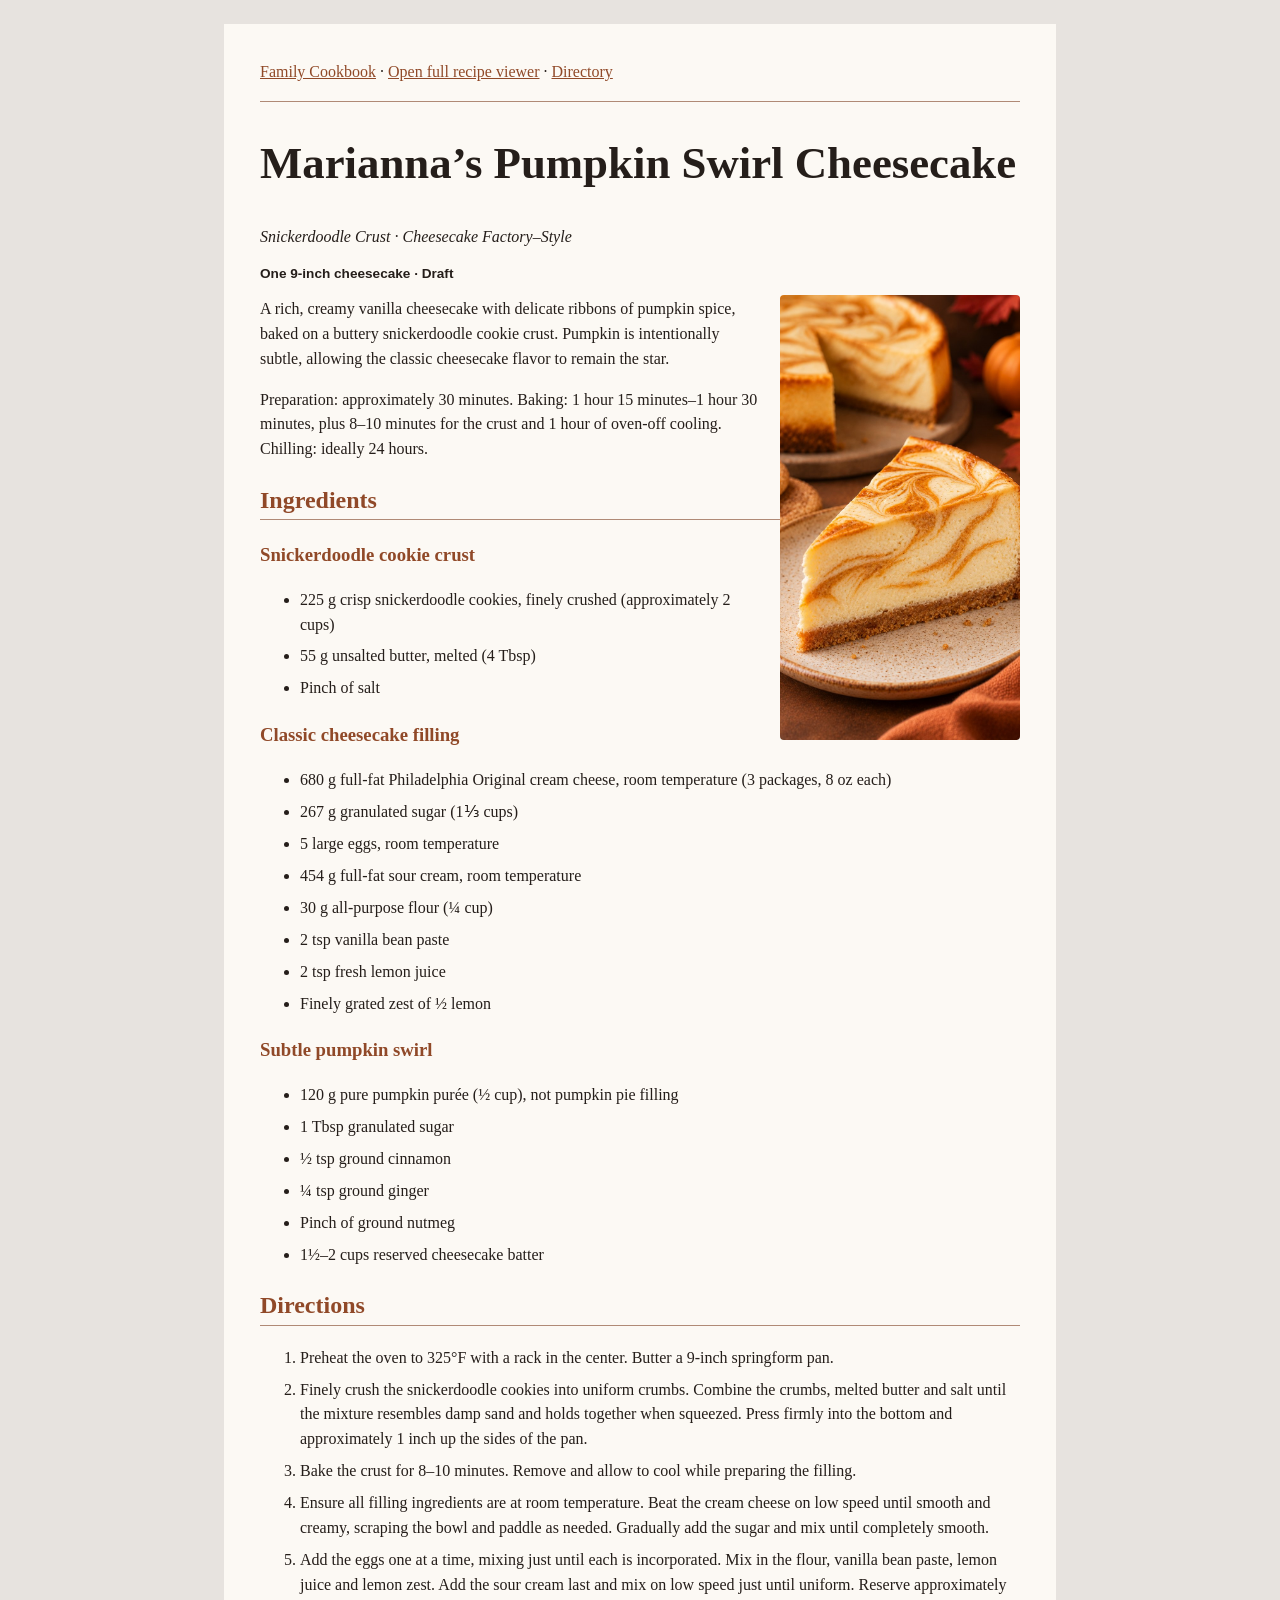
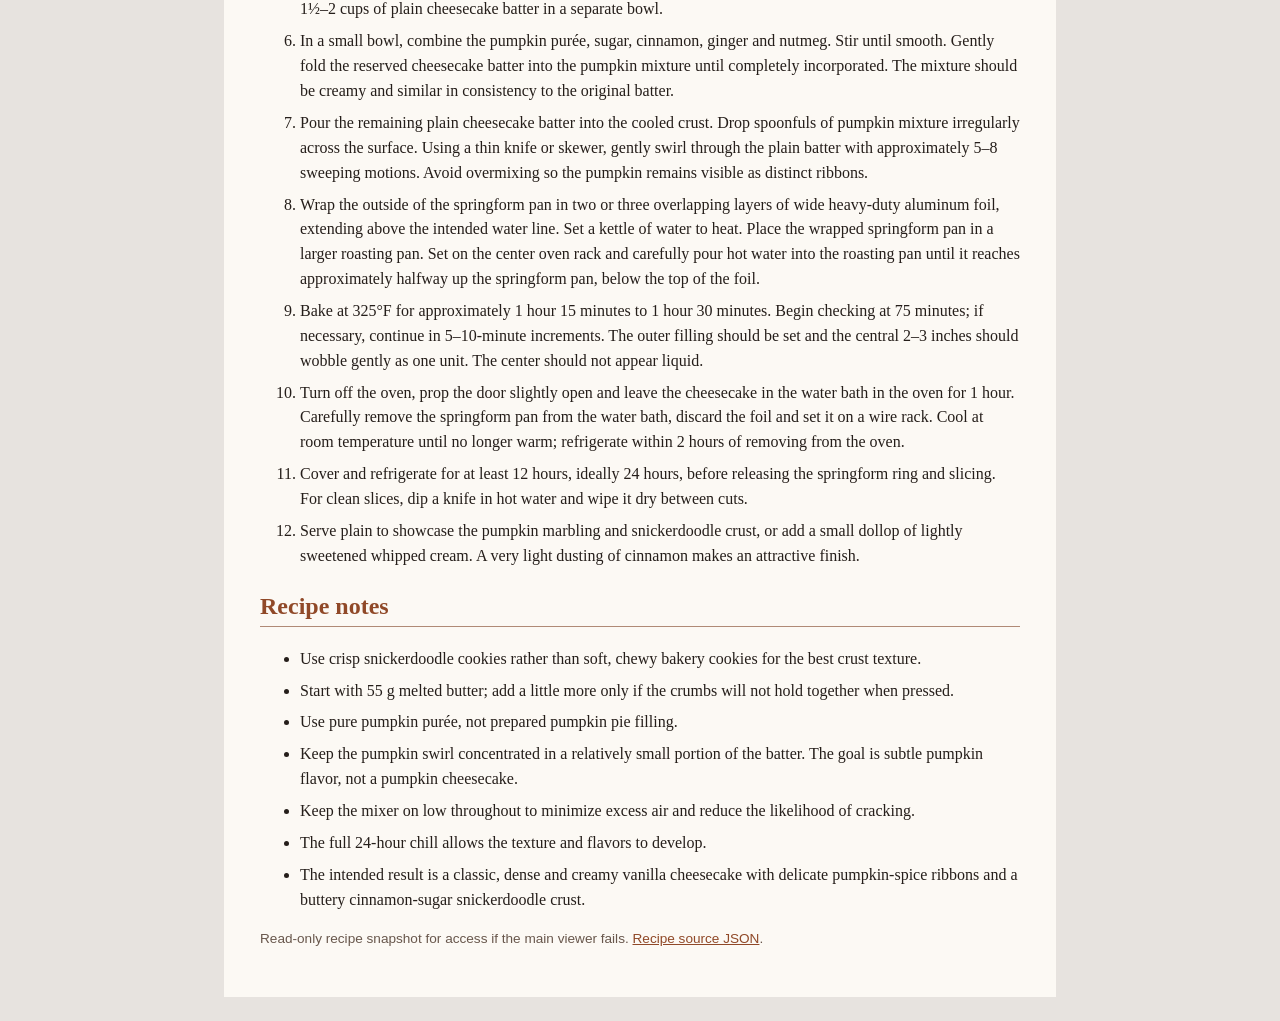
<file: view/mariannas-pumpkin-swirl-cheesecake.html>
<!doctype html>
<html lang="en"><head><meta charset="utf-8"><meta name="viewport" content="width=device-width, initial-scale=1"><title>Marianna’s Pumpkin Swirl Cheesecake | Family Cookbook</title>
<style>body{margin:0;background:#e7e3df;color:#251e1a;font:1rem/1.55 Georgia,serif}main{max-width:760px;margin:1.5rem auto;background:#fcf9f4;padding:clamp(16px,4vw,36px)}h1{font-size:clamp(1.8rem,6vw,2.8rem);line-height:1.1}h2,h3,a{color:#904928}h2{border-bottom:1px solid #b08a76}img{float:right;width:35%;max-width:240px;margin:0 0 1rem 1rem;border-radius:4px}.subtitle{font-style:italic}.meta{font:700 .85rem Arial,sans-serif}.note{font: .85rem/1.4 Arial,sans-serif;color:#68574c}li{margin-bottom:.45rem}header{padding:0 0 1rem;border-bottom:1px solid #b08a76}@media(max-width:520px){img{width:38%}}@media print{body,main{background:white;margin:0}header,.note{display:none}img{max-height:360px}h2,h3{break-after:avoid}}</style>
</head><body><main><header><a href="../">Family Cookbook</a> · <a href="../recipe.html?recipe=mariannas-pumpkin-swirl-cheesecake">Open full recipe viewer</a> · <a href="../directory.html">Directory</a></header>
<article id="recipe"><h1>Marianna’s Pumpkin Swirl Cheesecake</h1><p class="subtitle">Snickerdoodle Crust · Cheesecake Factory–Style</p><p class="meta">One 9-inch cheesecake · Draft</p><img src="../public/images/mariannas-pumpkin-swirl-cheesecake.jpg" alt="Pumpkin swirl cheesecake"><p>A rich, creamy vanilla cheesecake with delicate ribbons of pumpkin spice, baked on a buttery snickerdoodle cookie crust. Pumpkin is intentionally subtle, allowing the classic cheesecake flavor to remain the star.</p><p>Preparation: approximately 30 minutes. Baking: 1 hour 15 minutes–1 hour 30 minutes, plus 8–10 minutes for the crust and 1 hour of oven-off cooling. Chilling: ideally 24 hours.</p><h2>Ingredients</h2><h3>Snickerdoodle cookie crust</h3><ul><li>225 g crisp snickerdoodle cookies, finely crushed (approximately 2 cups)</li><li>55 g unsalted butter, melted (4 Tbsp)</li><li>Pinch of salt</li></ul><h3>Classic cheesecake filling</h3><ul><li>680 g full-fat Philadelphia Original cream cheese, room temperature (3 packages, 8 oz each)</li><li>267 g granulated sugar (1⅓ cups)</li><li>5 large eggs, room temperature</li><li>454 g full-fat sour cream, room temperature</li><li>30 g all-purpose flour (¼ cup)</li><li>2 tsp vanilla bean paste</li><li>2 tsp fresh lemon juice</li><li>Finely grated zest of ½ lemon</li></ul><h3>Subtle pumpkin swirl</h3><ul><li>120 g pure pumpkin purée (½ cup), not pumpkin pie filling</li><li>1 Tbsp granulated sugar</li><li>½ tsp ground cinnamon</li><li>¼ tsp ground ginger</li><li>Pinch of ground nutmeg</li><li>1½–2 cups reserved cheesecake batter</li></ul><h2>Directions</h2><ol><li>Preheat the oven to 325°F with a rack in the center. Butter a 9-inch springform pan.</li><li>Finely crush the snickerdoodle cookies into uniform crumbs. Combine the crumbs, melted butter and salt until the mixture resembles damp sand and holds together when squeezed. Press firmly into the bottom and approximately 1 inch up the sides of the pan.</li><li>Bake the crust for 8–10 minutes. Remove and allow to cool while preparing the filling.</li><li>Ensure all filling ingredients are at room temperature. Beat the cream cheese on low speed until smooth and creamy, scraping the bowl and paddle as needed. Gradually add the sugar and mix until completely smooth.</li><li>Add the eggs one at a time, mixing just until each is incorporated. Mix in the flour, vanilla bean paste, lemon juice and lemon zest. Add the sour cream last and mix on low speed just until uniform. Reserve approximately 1½–2 cups of plain cheesecake batter in a separate bowl.</li><li>In a small bowl, combine the pumpkin purée, sugar, cinnamon, ginger and nutmeg. Stir until smooth. Gently fold the reserved cheesecake batter into the pumpkin mixture until completely incorporated. The mixture should be creamy and similar in consistency to the original batter.</li><li>Pour the remaining plain cheesecake batter into the cooled crust. Drop spoonfuls of pumpkin mixture irregularly across the surface. Using a thin knife or skewer, gently swirl through the plain batter with approximately 5–8 sweeping motions. Avoid overmixing so the pumpkin remains visible as distinct ribbons.</li><li>Wrap the outside of the springform pan in two or three overlapping layers of wide heavy-duty aluminum foil, extending above the intended water line. Set a kettle of water to heat. Place the wrapped springform pan in a larger roasting pan. Set on the center oven rack and carefully pour hot water into the roasting pan until it reaches approximately halfway up the springform pan, below the top of the foil.</li><li>Bake at 325°F for approximately 1 hour 15 minutes to 1 hour 30 minutes. Begin checking at 75 minutes; if necessary, continue in 5–10-minute increments. The outer filling should be set and the central 2–3 inches should wobble gently as one unit. The center should not appear liquid.</li><li>Turn off the oven, prop the door slightly open and leave the cheesecake in the water bath in the oven for 1 hour. Carefully remove the springform pan from the water bath, discard the foil and set it on a wire rack. Cool at room temperature until no longer warm; refrigerate within 2 hours of removing from the oven.</li><li>Cover and refrigerate for at least 12 hours, ideally 24 hours, before releasing the springform ring and slicing. For clean slices, dip a knife in hot water and wipe it dry between cuts.</li><li>Serve plain to showcase the pumpkin marbling and snickerdoodle crust, or add a small dollop of lightly sweetened whipped cream. A very light dusting of cinnamon makes an attractive finish.</li></ol><h2>Recipe notes</h2><ul><li>Use crisp snickerdoodle cookies rather than soft, chewy bakery cookies for the best crust texture.</li><li>Start with 55 g melted butter; add a little more only if the crumbs will not hold together when pressed.</li><li>Use pure pumpkin purée, not prepared pumpkin pie filling.</li><li>Keep the pumpkin swirl concentrated in a relatively small portion of the batter. The goal is subtle pumpkin flavor, not a pumpkin cheesecake.</li><li>Keep the mixer on low throughout to minimize excess air and reduce the likelihood of cracking.</li><li>The full 24-hour chill allows the texture and flavors to develop.</li><li>The intended result is a classic, dense and creamy vanilla cheesecake with delicate pumpkin-spice ribbons and a buttery cinnamon-sugar snickerdoodle crust.</li></ul></article><p class="note" id="fallbackNotice">Read-only recipe snapshot for access if the main viewer fails. <a href="../recipes/dessert/mariannas-pumpkin-swirl-cheesecake.json">Recipe source JSON</a>.</p>
</main></body></html>
</file>
<file: src/styles/cookbook.css>
/* Cookbook v0.4 — Editorial Right-Strip. Page 1 photo only. */
:root {
  --page-width: 8.5in;
  --page-height: 11in;
  --safe-margin: 0.38in;
  --home-photo-inset: 0.19in;
  --strip-fraction: .28;
  --photo-width: 2.1672in;
  --photo-gap: .18in;
  --paper: #fcf9f4;
  --ink: #251e1a;
  --accent: #904928;
  --rule: #b08a76;
  --ingredient-paper: #f2eae1;
  --body-size: 10pt;
  --body-line-height: 1.3;
  --step-gap: 8px;
  --section-gap: 13px;
  --title-size: 26pt;
  --font-serif: Georgia, "Times New Roman", serif;
  --font-sans: Arial, Helvetica, sans-serif;
}
* { box-sizing: border-box; }
body { margin: 0; background: #e7e3df; color: var(--ink); font-family: var(--font-serif); }
#pages { display: flex; flex-direction: column; align-items: center; gap: 22px; padding: 24px 12px 48px; }
.sheet { width: var(--page-width); height: var(--page-height); position: relative; overflow: hidden; flex: none; background: var(--paper); box-shadow: 0 5px 22px #0002; break-after: page; }
.sheet:last-child { break-after: auto; }
.photo-strip { position: absolute; right: var(--home-photo-inset); top: 0; bottom: 0; width: var(--photo-width); background-position: center; background-size: cover; }
body.commercial .photo-strip { right: 0; }
.sheet.has-photo .content { right: calc(var(--home-photo-inset) + var(--photo-width) + var(--photo-gap)); }
.content { position: absolute; top: var(--safe-margin); bottom: var(--safe-margin); left: var(--safe-margin); right: var(--safe-margin); display: flex; flex-direction: column; min-height: 0; }
.category { font: 700 9pt var(--font-sans); letter-spacing: 2px; color: var(--accent); display: flex; align-items: center; gap: 12px; margin: 0 0 13px; }
.category::after { content: ""; height: 1px; background: var(--accent); flex: 1; }
h1 { font-size: var(--title-size); line-height: 1.01; margin: 0 0 4px; }
.subtitle { font-size: 15pt; line-height: 1.15; font-style: italic; margin-bottom: 12px; }
.metadata { font: 700 8.5pt var(--font-sans); letter-spacing: .6px; margin-bottom: 15px; }
.headnote { font-style: italic; font-size: var(--body-size); line-height: var(--body-line-height); margin: 0 0 var(--section-gap); white-space: pre-line; }
.ingredients { background: var(--ingredient-paper); border-radius: 7px; padding: 11px 12px; margin-bottom: var(--section-gap); break-inside: avoid; }
.section-heading { display: flex; gap: 12px; align-items: center; color: var(--accent); font-size: 13pt; letter-spacing: 1.5px; margin: 0 0 10px; }
.section-heading::after { content: ""; height: 1px; flex: 1; background: var(--rule); }
.ingredients ul { columns: 1; column-gap: 18px; column-rule: 1px solid #d6c1b3; padding: 0; margin: 0; font-size: var(--body-size); line-height: var(--body-line-height); }
.ingredients.two-column > ul { columns: 2; }
.ingredients li { break-inside: avoid; margin: 0 0 4px; margin-inline-start: 19px; }
.ingredients li::marker { color: var(--accent); }
.steps { list-style: none; margin: 0; padding: 0; }
.steps > li.recipe-step { display: grid; grid-template-columns: 24px minmax(0, 1fr); column-gap: 10px; align-items: start; padding: 0; margin-bottom: var(--step-gap); break-inside: avoid; font-size: var(--body-size); line-height: var(--body-line-height); }
.step-num { position: static; grid-column: 1; align-self: start; margin-top: 1px; background: var(--accent); color: white; border-radius: 50%; width: 23px; height: 23px; display: flex; align-items: center; justify-content: center; font: 700 10pt/1 var(--font-sans); font-variant-numeric: lining-nums tabular-nums; padding-block-start: 1px; flex: none; }
.step-copy { grid-column: 2; min-width: 0; overflow-wrap: break-word; }
.running-head { font: 700 9pt var(--font-sans); border-bottom: 1px solid var(--rule); padding-bottom: 9px; margin-bottom: 14px; color: var(--accent); }
.source { font: italic 8.4pt/1.25 var(--font-serif); margin-top: 10px; border-top: 1px solid var(--rule); padding-top: 8px; }
.source a, .source a:visited { color: var(--accent); text-decoration: underline; text-underline-offset: .15em; }
.source a:hover, .source a:focus-visible { color: var(--ink); }
.source a:focus-visible { outline: 1px solid var(--accent); outline-offset: 2px; }
.page-num { position: absolute; left: var(--safe-margin); bottom: 12px; font: 8pt var(--font-sans); color: #9d8374; }
.section-heading { break-after: avoid; }
.recipe-header, .ingredients, .steps, .source, .related-section, .component-note { flex-shrink: 0; }
.ingredients .ingredient-groups { column-fill: balance; }
.stage-heading { break-after: avoid; }
.photo-placeholder { background: linear-gradient(155deg,#44382e 0%,#92775f 52%,#3b302a 100%); }
.sheet:not(.has-photo) .content { right: var(--safe-margin); }
@media screen and (max-width:900px) {
  #pages { align-items: flex-start; overflow-x: auto; }
  .sheet { margin: 0 auto; }
}
/* Only page 1 receives .has-photo. Continuation pages use full-width .content. */
@media print {
  @page { size: letter; margin: 0; }
  html, body { margin: 0 !important; background: white !important; }
  #pages { display: block; padding: 0; margin: 0; }
  .sheet { box-shadow: none; width: 8.5in; height: 11in; print-color-adjust: exact; -webkit-print-color-adjust: exact; }
  .photo-strip, .ingredients, .step-num { -webkit-print-color-adjust: exact; print-color-adjust: exact; }
}

/* Photo <img> uses the same cover crop on screen and in print. */
.photo-strip { overflow: hidden; }
.photo-strip > .strip-image { position:absolute; inset:0; width:100%; height:100%; object-fit:cover; object-position:center; }
.photo-strip > .strip-image[hidden] { display:none; }

.draft-badge {
  display: inline-block;
  margin-inline-start: .3em;
  padding: .1em .45em;
  border: 1px solid var(--rule);
  border-radius: 4px;
  background: var(--ingredient-paper);
  color: var(--accent);
  font: 700 .75rem/1.25 var(--font-sans);
  letter-spacing: normal;
  white-space: nowrap;
}
.category .draft-badge { margin-inline-start: 0; font-size: 8pt; }

/* Optional ingredient-specific notes, between Ingredients and Directions. */
.ingredient-notes {
  margin: 0 0 var(--section-gap);
  padding: 0 1px;
  font: italic var(--body-size)/var(--body-line-height) var(--font-serif);
  break-inside: avoid;
}
.ingredient-notes .section-heading {
  margin-bottom: 7px;
  font-style: normal;
}
.ingredient-notes ul {margin:0;padding-left:19px}
.ingredient-notes li {margin:0 0 5px;break-inside:avoid;overflow-wrap:anywhere}
.ingredient-notes li::marker {color:var(--accent)}

/* Draft watermark: centered in the usable text column below ingredients. */
.sheet.is-draft .content { isolation: isolate; }
.content > .draft-watermark {
  position: absolute;
  left: 50%;
  transform: translate(-50%, -50%) rotate(-45deg);
  font-family: var(--font-sans);
  font-weight: 700;
  line-height: 1;
  letter-spacing: .035em;
  color: rgba(161, 43, 49, .085);
  white-space: nowrap;
  pointer-events: none;
  user-select: none;
  z-index: -1;
  -webkit-print-color-adjust: exact;
  print-color-adjust: exact;
}
</file>
<file: src/styles/editor.css>
.toolbar{background:#202024;color:#fff;font-family:Arial,sans-serif;padding:12px 18px;box-shadow:0 2px 12px #0005}
.toolbar-heading{display:flex;align-items:center;justify-content:space-between;gap:12px;margin-bottom:10px}
.toolbar-heading small{font-weight:400;opacity:.7;padding-left:8px}.toolbar-heading span{font-size:12px;opacity:.75}
.controls{display:flex;gap:14px;align-items:center;flex-wrap:wrap}
.controls label{display:flex;gap:7px;align-items:center;font-size:12px}
.controls select,.controls input,.controls button{accent-color:#b76a48}
.controls select,.controls button{border:0;border-radius:5px;padding:7px;background:#f8f4ef;color:#29221e}
.controls button{cursor:pointer;font-weight:700}.controls output{min-width:35px}
.status{margin-top:9px;color:#edd4ba;font-size:12px}
.photo-placeholder{height:100%;display:flex;justify-content:center;align-items:center;text-align:center;padding:14px;color:#fff7e9;font:700 12px/1.6 Arial,sans-serif;letter-spacing:1px;background:linear-gradient(130deg,#46352c,#80654e 50%,#352822)}
.photo-placeholder span{writing-mode:vertical-rl}
.ingredient-group{break-inside:avoid;margin-bottom:8px}
.ingredient-group h3{font:700 9pt Arial,sans-serif;letter-spacing:.8px;color:#904928;margin:0 0 5px}
.ingredient-group ul{columns:unset}
.ingredients.grouped .ingredient-groups{columns:2;column-gap:18px;column-rule:1px solid #d6c1b3}
.related-section{margin-top:14px;border-top:1px solid #b08a76;padding-top:8px;font-size:var(--body-size)}
.related-section h3{color:#904928;font-size:11pt;margin:8px 0 5px}
.related-section p{margin:3px 0 9px;line-height:var(--body-line-height)}
.related-section ul{padding-left:18px;margin:3px 0 8px}
.related-section li{margin:0 0 3px}
.overflow-warning{color:#a42e24;font:700 9pt Arial,sans-serif;margin-top:5px}
@media print{.recipe-action-rail{display:none!important}.photo-placeholder{print-color-adjust:exact;-webkit-print-color-adjust:exact}}

/* Keep page height measurements honest. */
.content > * { flex-shrink: 0; }
.steps .stage-heading{display:block;padding-left:0;margin:11px 0 7px;font:bold 9.5pt Arial,sans-serif;letter-spacing:.5px;color:var(--accent);break-after:avoid}
.component-note{font:italic var(--body-size)/1.3 Georgia,serif;margin:4px 0 10px}

/* Keep hidden controls genuinely hidden, despite flex label styling. */
.controls [hidden] { display: none !important; }
.controls input[type=range] { width: 92px; }
.controls select:focus-visible,.controls button:focus-visible,.controls input:focus-visible { outline: 2px solid #ffd2aa; outline-offset: 2px; }
.ingredients.one-column > ul { columns: 1; }
.ingredients.two-column > ul { columns: 2; }
.related-section { break-inside: avoid; }
.stage-heading { break-inside: avoid; }

@media screen {
  .cookbook-layout {
    display: grid;
    grid-template-columns: clamp(20rem, 25vw, 23rem) minmax(0, 1fr);
    align-items: start;
  }

  .cookbook-layout #pages { grid-column: 2; grid-row: 1; }

  .recipe-sidebar {
    grid-column: 1;
    grid-row: 1;
    display: grid;
    gap: 10px;
    padding: 24px 18px;
    background: var(--paper);
    border-inline-end: 1px solid #d6c1b3;
    font: 600 13px var(--font-sans);
  }

  .recipe-sidebar summary {
    padding: 5px 0;
    cursor: pointer;
    color: var(--accent);
  }

  .recipe-sidebar :is(button, a) {
    display: block;
    width: 100%;
    padding: 7px 8px;
    border: 0;
    border-radius: 4px;
    background: transparent;
    color: var(--ink);
    cursor: pointer;
    text-align: start;
    font: 400 14px var(--font-sans);
  }

  .recipe-sidebar :is(button, a):hover,
  .recipe-sidebar :is(button, a)[aria-current],
  .recipe-sidebar :is(button, a)[aria-pressed="true"] {
    background: var(--ingredient-paper);
  }

  .recipe-sidebar :is(button, a)[aria-current],
  .recipe-sidebar :is(button, a)[aria-pressed="true"] {
    font-weight: 700;
  }

  .recipe-sidebar .recipe-versions {
    margin-inline-start: 8px;
    border-inline-start: 1px solid var(--rule);
  }

  .recipe-sidebar .sidebar-category {
    min-width: 0;
    border-bottom: 1px solid #e0d4c7;
    padding-bottom: 4px;
  }
  .recipe-sidebar .sidebar-category-title,
  .recipe-sidebar .sidebar-subcategory-title {
    display: flex;
    justify-content: space-between;
    align-items: baseline;
    gap: 9px;
    list-style: none;
    line-height: 1.35;
  }
  .recipe-sidebar .sidebar-category-title::-webkit-details-marker,
  .recipe-sidebar .sidebar-subcategory-title::-webkit-details-marker { display: none; }
  .recipe-sidebar .sidebar-category-title {
    font: 600 15px/1.35 Georgia, serif;
    padding: 11px 2px;
  }
  .recipe-sidebar .sidebar-category-title::before,
  .recipe-sidebar .sidebar-subcategory-title::before {
    content: "▸";
    flex: 0 0 auto;
    font: 12px var(--font-sans);
    color: var(--accent);
  }
  .recipe-sidebar .sidebar-category[open] > .sidebar-category-title::before,
  .recipe-sidebar .sidebar-subcategory[open] > .sidebar-subcategory-title::before {
    content: "▾";
  }
  .recipe-sidebar .sidebar-category-title > span:first-child,
  .recipe-sidebar .sidebar-subcategory-title > span:first-child {
    flex: 1 1 auto;
    min-width: 0;
  }
  .recipe-sidebar .sidebar-count {
    padding: 4px 8px;
    border-radius: 999px;
    background: #eae1d5;
    color: #75604e;
    font: 600 11px var(--font-sans);
  }
  .recipe-sidebar .sidebar-subcategory {
    margin: 0 0 2px 8px;
    padding: 0 0 5px 8px;
    border-left: 1px solid #e0d4c7;
  }
  .recipe-sidebar .sidebar-subcategory-title {
    font: 600 12px/1.35 var(--font-sans);
    color: var(--accent);
    padding: 10px 2px 7px;
  }
  .recipe-sidebar .sidebar-subcount {
    color: #8b7c71;
    font: 400 11px var(--font-sans);
  }
  .recipe-sidebar .sidebar-recipe-link {
    font-size: 13px;
    line-height: 1.4;
    padding: 7px 10px;
    overflow-wrap: break-word;
  }

  .recipe-sidebar :is(summary, button, a):focus-visible {
    outline: 2px solid var(--accent);
    outline-offset: 2px;
  }
}

@media screen and (max-width: 1120px) {
  .cookbook-layout #pages {
    align-items: flex-start;
    overflow-x: auto;
  }
}

@media screen and (max-width: 760px) {
  .cookbook-layout {
    grid-template-columns: minmax(0, 1fr);
  }

  .recipe-sidebar {
    grid-row: 2;
    padding: 12px 16px;
    border-inline-end: 0;
    border-top: 1px solid #d6c1b3;
  }

  .cookbook-layout #pages {
    grid-column: 1;
    gap: 0;
    padding: 12px;
  }

  /* The pagination pass measures Letter sheets before the mobile layout reflows them. */
  #pages:not(.measuring) {
    --body-size: 1rem;
    --body-line-height: 1.5;
  }

  #pages:not(.measuring) .sheet {
    width: 100%;
    height: auto;
  }

  #pages:not(.measuring) .content {
    position: static;
    padding: 20px 16px;
  }

  #pages:not(.measuring) .photo-strip {
    position: relative;
    inset: auto;
    width: 100%;
    height: 8rem;
  }

  #pages:not(.measuring) :is(.ingredients.two-column > ul, .ingredients.grouped .ingredient-groups) {
    columns: 1;
  }

  #pages:not(.measuring) :is(.running-head, .page-num) {
    display: none;
  }

  #pages:not(.measuring) .source { font-size: .875rem; }
}

@media print {
  .recipe-sidebar { display: none !important; }
}

[hidden] { display: none !important; }

.recipe-index {
  max-width: 68rem;
  margin: 0 auto;
  padding: clamp(24px, 5vw, 64px);
}

.recipe-index h1 { margin-bottom: 24px; }

.recipe-outline {
  display: grid;
  grid-template-columns: repeat(auto-fit, minmax(min(100%, 15rem), 1fr));
  gap: 18px;
}

.recipe-outline section {
  padding: 18px 20px;
  border-top: 2px solid var(--rule);
  background: var(--paper);
}

.recipe-outline h2 {
  margin: 0 0 8px;
  color: var(--accent);
  font-size: 1.15rem;
}

.recipe-outline ul { margin: 0; padding-inline-start: 1.2em; }
.recipe-outline li + li { margin-top: 6px; }
.recipe-outline a { color: var(--ink); text-underline-offset: .17em; }
.recipe-outline a:hover, .recipe-outline a:focus-visible { color: var(--accent); }
.recipe-sidebar a { text-decoration: none; }

.recipe-action-rail {
  grid-column: 2;
  grid-row: 1;
  z-index: 40;
  /* Anchor to the right edge of the centered US Letter sheet instead of
     the far right edge of the flexible recipe-view grid. */
  justify-self: center;
  align-self: start;
  position: sticky;
  top: 18px;
  margin: 20px 0 0;
  transform: translateX(calc(var(--page-width) / 2 - 5px));
  display: flex;
  flex-direction: column;
  align-items: stretch;
  gap: 7px;
  width: 44px;
  pointer-events: auto;
}
@media screen and (min-width: 1100px) {
  .cookbook-layout #pages { padding-right: 78px; }
}
@media screen and (max-width: 1099px) {
  .recipe-action-rail { position: fixed; top: 84px; right: 12px; margin: 0; transform: none; }
}
@media screen and (max-width: 760px) {
  /* Keep actions near the top of the recipe instead of Safari's bottom bar. */
  .recipe-action-rail {
    top: clamp(96px, 24dvh, 210px);
    bottom: auto;
    right: 12px;
  }
  /* A compact viewport must never clip the print controls offscreen. */
  .print-menu .toolbar {
    max-height: calc(100dvh - clamp(96px, 24dvh, 210px) - 16px - env(safe-area-inset-bottom, 0px));
    overflow-y: auto;
    overscroll-behavior: contain;
    -webkit-overflow-scrolling: touch;
  }
}

.print-menu { pointer-events: auto; }

.print-menu summary,.recipe-icon-button {
  display:flex;align-items:center;justify-content:center;
  width:44px;height:44px;border:0;border-radius:9px;
  background:#202024;color:#fff;box-shadow:0 2px 10px #0003;
  cursor:pointer;list-style:none;
}
.print-menu summary::-webkit-details-marker { display:none }
.print-menu summary svg,.recipe-icon-button svg {
  width:21px;height:21px;fill:none;stroke:currentColor;
  stroke-width:1.8;stroke-linecap:round;stroke-linejoin:round;
}
.print-menu summary:focus-visible,.recipe-icon-button:focus-visible,
.recipe-save-button:focus-visible,.recipe-cancel-button:focus-visible {
  outline:2px solid var(--accent);outline-offset:3px;
}
.recipe-icon-button[aria-pressed="true"]{background:#8b5033}
.recipe-action-rail .recipe-save-button,.recipe-action-rail .recipe-cancel-button {
  min-height:44px;padding:0 14px;border:0;border-radius:8px;
  font:700 13px Arial,sans-serif;cursor:pointer;box-shadow:0 2px 10px #0002;
}
.recipe-action-rail .recipe-save-button{background:#566343;color:#fff}
.recipe-action-rail .recipe-cancel-button{background:#f8f4ef;color:#54493d}
.recipe-action-rail [hidden]{display:none!important}
.print-menu .toolbar {
  position: absolute;
  left: calc(100% + 10px);
  top: 0;
  width: min(260px, calc(100vw - 68px));
  max-height: calc(100vh - 72px);
  max-height: calc(100dvh - 72px);
  overflow-y: auto;
  border-radius: 8px;
}

.print-menu .toolbar-heading { flex-wrap: wrap; gap: 5px 12px; }
.print-menu .controls { display: grid; grid-template-columns: minmax(0, 1fr); gap: 8px; }
.print-menu .controls label { flex-wrap: wrap; min-height: 36px; font-size: 14px; }
.print-menu .controls input[type=range] { width: clamp(70px, 30vw, 128px); }
.print-menu .controls select,.print-menu .controls button { min-height: 44px; font-size: 16px; }

@media (prefers-reduced-motion: no-preference) {
  .print-menu[open] .toolbar { animation: reveal-print-menu 160ms ease-out both; }
  @keyframes reveal-print-menu {
    from { opacity: 0; transform: translateY(-6px); }
    to { opacity: 1; transform: translateY(0); }
  }
}

/* Editable recipe document, preserving typographic hierarchy and semantic lists. */
.edit-sheet{height:auto!important;min-height:var(--page-height);overflow:visible!important}
.edit-sheet .content{position:relative!important;inset:auto!important;padding:var(--safe-margin);margin-right:calc(var(--photo-width) + var(--photo-gap));min-height:var(--page-height);display:block}
.edit-sheet:not(.has-photo) .content{margin-right:0}
.edit-sheet .photo-strip{height:100%;right:0}
.edit-sheet .page-num{display:none}
.edit-sheet [contenteditable="true"]{cursor:text;border-radius:3px;outline:1px dashed transparent;white-space:pre-wrap;overflow-wrap:anywhere}
.edit-sheet [contenteditable="true"]:hover{outline-color:#d4b7a5}
.edit-sheet [contenteditable="true"]:focus{outline:2px solid #ab7359;background:#fff9ef;outline-offset:3px}
.edit-sheet [contenteditable="true"]:empty:before{content:attr(data-placeholder);color:#ac9a8d;font-style:italic}
.edit-sheet .edit-main-title{font-size:var(--title-size);line-height:1.1;margin:0 0 8px}
.edit-sheet .edit-headnote{font-style:italic;line-height:1.45;margin:10px 0 16px}
.edit-sheet .edit-subtitle{font-style:italic;font-size:15pt;margin-bottom:10px}
.edit-sheet .edit-meta{display:flex;flex-wrap:wrap;gap:6px 14px;margin:0 0 14px;font:700 9pt Arial,sans-serif;color:#846048}
.edit-sheet .edit-meta label{display:flex;gap:6px;align-items:center}
.edit-sheet .edit-meta [contenteditable]{min-width:44px;font:normal 9pt Arial,sans-serif}
.edit-sheet .edit-ingredient-group{break-inside:avoid;margin-bottom:12px}
.edit-sheet .edit-ingredient-group h3{font:700 9pt Arial,sans-serif;color:#904928;margin:0 0 8px}
.edit-sheet .ingredients ul{columns:1;column-gap:22px;column-rule:1px solid #d6c1b3}
.edit-sheet .ingredients ul.two-column{columns:2}
.edit-sheet .ingredients li{margin-bottom:6px;break-inside:avoid}
.edit-sheet .edit-directions{margin-top:16px}
.edit-sheet .edit-directions ol{list-style:decimal;padding-left:30px;margin:0 0 16px}
.edit-sheet .edit-directions li{margin:0 0 10px;padding-left:6px;line-height:1.4;break-inside:avoid}
.edit-sheet .edit-directions li::marker{font:700 10pt Arial,sans-serif;color:#904928}
.edit-sheet .edit-help{font:italic 9pt Georgia,serif;color:#8b7160;margin:0 0 12px}
.recipe-save-dialog{border:1px solid #cbb8a8;border-radius:10px;padding:24px;max-width:min(520px,calc(100vw - 30px));background:#fcf8f1;color:#30271f;box-shadow:0 18px 55px #0005}
.recipe-save-dialog::backdrop{background:#1f1818a9}
.recipe-save-dialog h2{font:normal 1.5rem Georgia,serif;margin:0 0 10px}
.recipe-save-dialog p{font:14px/1.5 Arial,sans-serif}
.recipe-save-dialog label{display:block;font:700 13px/1.4 Arial,sans-serif;margin:16px 0 6px}
.recipe-save-dialog label small{display:block;font-weight:400;color:#746b61}
.recipe-save-dialog input{box-sizing:border-box;width:100%;padding:11px;border:1px solid #bfae9e;border-radius:4px;font:14px monospace}
.recipe-save-dialog .token-note{font-size:12px;color:#66574c}
.recipe-save-dialog .dialog-actions{display:flex;flex-wrap:wrap;gap:8px;justify-content:flex-end}
.recipe-save-dialog button{background:#665f42;border:0;border-radius:5px;color:#fff;padding:11px 14px;cursor:pointer}
.recipe-save-dialog #dismissSaveDialog{background:#eae1d5;color:#382e27}
.recipe-save-dialog #saveFeedback:not(:empty){padding:8px;border:1px solid #d8c3af;border-radius:4px}
@media(max-width:760px){
  /* Editing uses a readable mobile canvas; print preview retains US Letter size. */
  .edit-sheet{width:min(100%,var(--page-width));box-sizing:border-box}
  .edit-sheet .content{margin-right:0;padding:28px 18px}
  .edit-sheet .photo-strip{display:none}
  .edit-sheet .ingredients ul.two-column{columns:1}
}
@media print{
  .recipe-action-rail,.recipe-save-dialog{display:none!important}
  .edit-sheet{display:none!important}
}

/* v0.10: vertical action stack, with contextual panels next to each icon. */
.recipe-action-rail .edit-action-group,
.recipe-action-rail .rating-action-group{position:relative}
.recipe-action-rail .edit-action-options{
  position:absolute;left:calc(100% + 8px);top:0;
  display:flex;align-items:center;gap:6px;white-space:nowrap;
}
.recipe-action-rail .rating-toggle{background:#202024;color:#fff}
.recipe-action-rail .rating-toggle svg{fill:transparent}
.recipe-action-rail .rating-toggle[aria-expanded="true"]{background:#566343}
.recipe-action-rail .rating-toggle:focus-visible{outline:2px solid #9cae82;outline-offset:2px}
.recipe-action-rail .rating-options{
  position:absolute;left:calc(100% + 9px);top:0;z-index:45;
  display:flex;align-items:center;flex-wrap:wrap;gap:4px 8px;
  width:max-content;max-width:min(300px,calc(100vw - 75px));
  padding:7px 10px;background:#fcf9f4;border:1px solid #dbcbbd;border-radius:7px;
  box-shadow:0 3px 12px #0002;color:#554536;font:12px Arial,sans-serif;
}
.recipe-action-rail .rating-options-label{flex-basis:100%;font-size:11px}
.recipe-action-rail .rating-stars{display:flex;gap:0}
.recipe-action-rail .rating-stars button{
  background:transparent;border:0;color:#a69b8c;
  cursor:pointer;font:28px/1 Arial,sans-serif;padding:0 1px;
}
.recipe-action-rail .rating-stars button.selected{color:#efad19}
.recipe-action-rail .rating-stars button:hover,
.recipe-action-rail .rating-stars button:focus-visible{color:#d78c12}
.recipe-action-rail .rating-options .clear-rating{
  border:1px solid #d9c8b7;background:#fff7ef;color:#725847;
  border-radius:4px;cursor:pointer;padding:5px 7px;font:11px Arial,sans-serif;
}
.recipe-action-rail .rating-status{font:11px Arial,sans-serif;color:#6b6156}
.recipe-header .recipe-rating{margin:6px 0 10px;display:flex;align-items:center;gap:9px;font:12px Arial,sans-serif;color:#756755}
.recipe-header .recipe-rating .rating-glyphs{font:18px/1 Arial,sans-serif;letter-spacing:1px;color:#d59c22}
.recipe-header .recipe-rating.unrated .rating-glyphs{color:#b7a99b}
.edit-sheet .edit-recipe-rating{margin:8px 0 12px;font:12px Arial,sans-serif;color:#756755}
.edit-sheet .edit-recipe-rating .rating-glyphs{font:18px Arial,sans-serif;color:#d59c22}
@media screen and (max-width:1099px){
  .print-menu .toolbar,
  .recipe-action-rail .edit-action-options,
  .recipe-action-rail .rating-options{left:auto;right:calc(100% + 8px)}
}
@media screen and (max-width:760px){
  .recipe-action-rail .rating-options{max-width:min(300px,calc(100vw - 70px))}
}
@media print{
  .recipe-action-rail{display:none!important}
}

/* At ordinary desktop widths the context menus open toward the recipe,
   rather than overflowing the right side of the viewport. */
@media screen and (min-width:1100px) and (max-width:1650px){
  .print-menu .toolbar,
  .recipe-action-rail .edit-action-options,
  .recipe-action-rail .rating-options{
    left:auto;
    right:calc(100% + 8px);
  }
}

/* Rating popup is independent of the pencil editor. */
.recipe-action-rail .rating-options {flex-wrap:nowrap}
.recipe-action-rail .rating-options .save-rating{
  border:0;border-radius:4px;padding:7px 10px;
  background:#566343;color:white;font:700 12px Arial,sans-serif;cursor:pointer;
}
.recipe-action-rail .rating-options .save-rating[hidden]{display:none!important}
.edit-sheet .edit-source-note{font:italic 8.4pt/1.25 var(--font-serif);margin-top:14px;
  border-top:1px solid var(--rule);padding-top:8px;min-height:20px}

/* Ratings show only stars, without numerical/unrated captions, while choosing. */
body:has(#ratingOptions:not([hidden])) .recipe-header .recipe-rating .rating-label,
body:has(#ratingOptions:not([hidden])) .edit-sheet .edit-recipe-rating .rating-label{
  display:none;
}

/* The hover preview is painted across all stars through the hovered one.
   Avoid a separate :hover color on only the individual star. */
.recipe-action-rail .rating-stars button:hover,
.recipe-action-rail .rating-stars button:focus-visible {color:inherit}
.recipe-action-rail .rating-stars button.selected,
.recipe-action-rail .rating-stars button.selected:hover,
.recipe-action-rail .rating-stars button.selected:focus-visible {color:#efad19}

/* Tab-scoped GitHub access controls; never imply an HttpOnly cookie. */
.recipe-save-dialog #githubTokenPrompt[hidden],
.recipe-save-dialog #cachedTokenNotice[hidden] {display:none!important}
.recipe-save-dialog .forget-session {background:transparent;color:#715b46;border:1px solid #cbb8a8;margin:8px 0 14px;font:12px Arial,sans-serif;padding:7px 10px}

/* Notes are always editable, but blank notes stay hidden outside edit mode. */
.edit-sheet .edit-ingredient-notes{margin:13px 0 18px}
.edit-sheet .edit-ingredient-notes li{line-height:1.45;margin-bottom:7px}
.edit-sheet .edit-ingredient-notes [contenteditable]:empty:before{
  content:attr(data-placeholder);font-style:italic;color:#ac9a8d;
}

/* Busy feedback for GitHub saves, including silent cached-token saves. */
.recipe-action-rail .is-saving,
.recipe-save-dialog .is-saving {
  cursor:wait!important;
  opacity:.86;
  white-space:nowrap;
}
.recipe-action-rail .is-saving::before,
.recipe-save-dialog .is-saving::before {
  content:"";
  display:inline-block;
  width:12px;height:12px;
  margin-right:7px;
  vertical-align:-2px;
  border:2px solid currentColor;
  border-right-color:transparent;
  border-radius:50%;
  animation:recipe-save-spin .7s linear infinite;
}
@keyframes recipe-save-spin {to {transform:rotate(360deg)}}
@media (prefers-reduced-motion:reduce){
  .recipe-action-rail .is-saving::before,
  .recipe-save-dialog .is-saving::before {animation:none;border-style:dotted}
}

/* Prominent, persistent rating-save feedback in the opened star menu. */
.recipe-action-rail .rating-save-progress {
  display:inline-flex;
  align-items:center;
  gap:8px;
  padding:6px 9px;
  margin-left:4px;
  border-radius:5px;
  background:#e8eee2;
  color:#34452d;
  font:700 12px/1.1 Arial,sans-serif;
  white-space:nowrap;
}
.recipe-action-rail .rating-save-progress[hidden] {display:none!important}
.recipe-action-rail .rating-save-spinner {
  width:15px;height:15px;flex:0 0 15px;
  display:inline-block;box-sizing:border-box;
  border:2.5px solid #9bac93;
  border-top-color:#34452d;
  border-radius:50%;
  animation:recipe-save-spin .65s linear infinite;
}
.recipe-action-rail .rating-options.rating-saving {
  border-color:#8ba17c;
  box-shadow:0 3px 12px #0002,0 0 0 2px #a9bea055;
}
.recipe-action-rail .rating-options.rating-saving .rating-stars button {
  cursor:wait;opacity:.8;
}
@media(prefers-reduced-motion:reduce){
  .recipe-action-rail .rating-save-spinner{animation:none;border-style:dotted}
}

/* In-edit section headings: select an item, then insert a heading after it. */
.edit-sheet .edit-insert-group,
.edit-sheet .edit-insert-stage {
  display:inline-flex;align-items:center;justify-content:flex-start;
  margin:4px 0 10px;padding:5px 8px;
  border:1px dashed #cba68d;border-radius:5px;
  background:#fffaf4;color:#904928;
  font:600 10px/1.3 Arial,sans-serif;cursor:pointer;
}
.edit-sheet .edit-insert-group:hover,
.edit-sheet .edit-insert-stage:hover,
.edit-sheet .edit-insert-group:focus-visible,
.edit-sheet .edit-insert-stage:focus-visible {
  border-style:solid;background:#f7e9db;outline:2px solid #a56a49;outline-offset:2px;
}
.edit-sheet .edit-stage-heading {
  list-style:none!important;
  padding-left:0!important;margin:12px 0 7px!important;
  color:#904928;font:700 10pt/1.25 Arial,sans-serif!important;
  letter-spacing:.25px;
}
.edit-sheet .edit-stage-heading::marker{content:""!important}
.edit-sheet .edit-stage-heading:empty::before{content:"Group heading";color:#b69a86;font-style:italic}
.edit-sheet .edit-ingredient-group .edit-group-name:empty::before {
  content:"Group heading (optional)";
  color:#b69a86;font-style:italic;
}

/* Grouped ingredient headings retain two cookbook-style columns while editing. */
.edit-sheet .edit-groups.grouped {
  columns:2;column-gap:20px;column-rule:1px solid #d6c1b3;
}
.edit-sheet .edit-groups.grouped .edit-ingredient-group {break-inside:avoid}
.edit-sheet .edit-groups.grouped ul {columns:1}
@media screen and (max-width:760px){
  .edit-sheet .edit-groups.grouped {columns:1}
}

/* Contextual insertion points occupy the space between actual list items.
   They never count as ingredients or numbered directions. */
.edit-sheet .ingredients li.edit-insert-slot,
.edit-sheet .edit-directions li.edit-insert-slot {
  position:relative;display:block;list-style:none!important;
  box-sizing:border-box;height:12px;min-height:12px;
  padding:0!important;margin:-3px 0 1px!important;
  break-inside:avoid;z-index:1;
}
.edit-sheet .edit-insert-slot::marker {content:""!important}
.edit-sheet .edit-insert-slot::before {
  content:"";position:absolute;left:0;right:0;top:50%;
  border-top:1px dashed #d4b7a5;
  opacity:0;pointer-events:none;transition:opacity .12s ease;
}
.edit-sheet .edit-insert-at {
  position:absolute;right:0;top:50%;transform:translateY(-50%);
  width:22px;height:22px;padding:0 0 1px;
  border:1px solid #b58b74;border-radius:50%;
  background:#fffaf4;color:#82462c;
  font:600 15px/1 Arial,sans-serif;cursor:pointer;
  opacity:0;pointer-events:none;
  display:grid;place-items:center;
  box-shadow:0 1px 2px #0001;
}
.edit-sheet .edit-insert-slot:hover::before,
.edit-sheet .edit-insert-slot:focus-within::before,
.edit-sheet .edit-insert-slot:hover .edit-insert-at,
.edit-sheet .edit-insert-slot:focus-within .edit-insert-at {
  opacity:1;pointer-events:auto;
}
.edit-sheet .edit-insert-at:focus-visible {
  outline:2px solid #984d29;outline-offset:2px;
}
@media(hover:none) {
  .edit-sheet .edit-insert-slot:active::before,
  .edit-sheet .edit-insert-slot:active .edit-insert-at {opacity:1}
  .edit-sheet .edit-insert-at {opacity:.65;pointer-events:auto}
}
@media(prefers-reduced-motion:reduce){
  .edit-sheet .edit-insert-slot::before {transition:none}
}

/* Edit mode must use the same type scale and step markers as read mode.
   The editable LI remains semantic and can still accept direct typing. */
.edit-sheet .edit-main-title {
  font-size:var(--title-size);line-height:1.01;margin:0 0 4px;
}
.edit-sheet .edit-subtitle {
  font-size:15pt;line-height:1.15;margin-bottom:12px;
}
.edit-sheet .edit-headnote {
  font:italic var(--body-size)/var(--body-line-height) var(--font-serif);
  margin:0 0 var(--section-gap);
}
.edit-sheet .edit-meta {
  font:700 8.5pt var(--font-sans);letter-spacing:.6px;
  margin-bottom:15px;
}
.edit-sheet .ingredients ul {
  font:var(--body-size)/var(--body-line-height) var(--font-serif);
  column-gap:18px;
}
.edit-sheet .ingredients li.edit-list-item {
  margin-bottom:4px;
}
.edit-sheet .content {counter-reset:edit-direction-step}
.edit-sheet .edit-directions ol {
  list-style:none;margin:0 0 16px;padding:0;
  font:var(--body-size)/var(--body-line-height) var(--font-serif);
}
.edit-sheet .edit-directions li.edit-list-item {
  display:block;
  position:relative;
  /* Text/caret start after the marker. CSS grid put bare editable text
     in the marker's first cell, making new directions hard to type. */
  padding:0 0 0 34px;
  min-height:23px;
  margin:0 0 var(--step-gap);
  font:var(--body-size)/var(--body-line-height) var(--font-serif);
  counter-increment:edit-direction-step;
  overflow-wrap:break-word;
  min-width:0;
}
.edit-sheet .edit-directions li.edit-list-item::before {
  content:counter(edit-direction-step);
  position:absolute;
  left:0;top:1px;
  width:23px;height:23px;
  display:flex;align-items:center;justify-content:center;
  border-radius:50%;
  background:var(--accent);color:#fff;
  font:700 10pt/1 var(--font-sans);
  font-variant-numeric:lining-nums tabular-nums;
  padding-block-start:1px;
}
.edit-sheet .edit-directions li.edit-list-item::marker,
.edit-sheet .edit-directions li.edit-stage-heading::marker {content:""}
.edit-sheet .edit-directions li.edit-stage-heading {
  font:700 9.5pt/1.25 var(--font-sans)!important;
}

/* Center direction insertion controls in the actual gap between steps.
   Move the preceding step's margin into the slot itself so its midpoint
   is the midpoint of the gap, regardless of the step-spacing setting. */
.edit-sheet .edit-directions li.edit-list-item:has(+ li.edit-insert-slot) {
  margin-bottom:0;
}
.edit-sheet .edit-directions li.edit-list-item + li.edit-insert-slot {
  margin:0!important;
  height:calc(var(--step-gap) + 10px);
  min-height:calc(var(--step-gap) + 10px);
}
</file>
<file: src/styles/home.css>
/* Family Cookbook landing page — editorial gallery */
body.homepage{background:#fbf8f2;color:#281f1a}
.homepage a{color:inherit}
.homepage .hero{display:grid;grid-template-columns:minmax(0,1fr) minmax(0,1.15fr);min-height:380px;background:#eee9df}
.homepage .hero-copy{align-self:center;padding:clamp(40px,6vw,92px) clamp(24px,5.6vw,90px);max-width:720px}
.homepage .eyebrow{font:700 .72rem/1.4 Arial,sans-serif;letter-spacing:.19em;text-transform:uppercase;color:#7e6e59}
.homepage .hero h1{font:normal clamp(2.45rem,4.45vw,5.1rem)/1.06 Georgia,serif;letter-spacing:-.035em;margin:17px 0 19px}
.homepage .hero p{max-width:31rem;color:#605950;font:1.05rem/1.6 Georgia,serif}
.homepage .hero-photo{background:#b4a190 url('../../public/images/latvian-stew.jpg') center 53%/cover no-repeat;min-height:370px}
.homepage .button{display:inline-flex;align-items:center;justify-content:center;margin-top:20px;background:#656541;color:#fff;padding:15px 29px;border-radius:4px;font:600 .9rem Arial,sans-serif;text-decoration:none;transition:background .15s ease,transform .15s ease}
.homepage .button:hover{background:#4d5031;transform:translateY(-2px)}
.homepage .home-container{max-width:1330px;margin:auto;padding-inline:clamp(18px,3.3vw,44px)}
.homepage .categories{padding-block:35px 46px}
.homepage .category-grid{display:grid;grid-template-columns:repeat(5,minmax(0,1fr));gap:14px}
.homepage .category-card{display:block;overflow:hidden;background:#f2ebe1;border-radius:6px;text-align:center;text-decoration:none;box-shadow:0 1px 0 #e3dcd3;transition:transform .15s ease,box-shadow .15s ease}
.homepage .category-card:hover,.homepage .category-card:focus-visible{transform:translateY(-4px);box-shadow:0 9px 25px #291b141b}
.homepage .category-card img{display:block;width:100%;height:clamp(120px,17vw,220px);object-fit:cover;background:#dfd4c8}
.homepage .category-card span{display:block;padding:14px 8px;font:normal clamp(1.15rem,1.7vw,1.65rem) Georgia,serif}
.homepage .featured{background:#f0ebe3;padding-block:32px}
.homepage .featured-grid{display:grid;grid-template-columns:minmax(180px,.85fr) repeat(3,minmax(0,1fr));gap:18px;align-items:start}
.homepage .featured-title h2{font:italic normal clamp(1.9rem,3vw,3rem)/1.1 Georgia,serif;margin:10px 0 14px}
.homepage .featured-title .eyebrow{display:block}
.homepage .featured-title .eyebrow:after{content:"";display:block;width:55px;height:2px;background:#ac6448;margin-top:16px}
.homepage .featured a{text-decoration:none}
.homepage .featured img{display:block;width:100%;aspect-ratio:1.75;object-fit:cover;border-radius:4px}
.homepage .featured h3{font:normal 1.25rem Georgia,serif;margin:10px 0 4px}
.homepage .featured p{font:.84rem/1.45 Arial,sans-serif;color:#675b51;margin:0}
.homepage .featured a:hover h3{text-decoration:underline;text-underline-offset:3px}
.homepage .directory{padding-block:36px 75px;scroll-margin-top:20px}
.homepage .directory-header{border-top:1px solid #b9aea3;padding-top:22px}
.homepage .directory-header h2{font:normal clamp(2.25rem,3.5vw,3.6rem)/1.1 Georgia,serif;margin:0 0 8px}
.homepage .directory-tools{display:flex;align-items:end;gap:18px;flex-wrap:wrap;margin:24px 0 12px}
.homepage .search-control{flex:1 1 280px}
.homepage .cuisine-control{flex:0 1 230px}
.homepage .directory-tools label{font:700 .76rem/1.6 Arial,sans-serif;color:#65594b}
.homepage .directory-tools input,.homepage .directory-tools select{display:block;width:100%;min-height:46px;border:1px solid #cfc3b7;border-radius:5px;background:#fffdf9;padding:11px 13px;color:#302720;font:1rem Arial,sans-serif}
.homepage .directory-tools :is(input,select):focus-visible{outline:2px solid #6c7046;outline-offset:2px}
.homepage .directory-tools .reset-button{background:transparent;border:0;padding:12px 8px;color:#6c7046;text-decoration:underline;cursor:pointer;font:600 .85rem Arial,sans-serif}
.homepage .directory-status{color:#71685f;font:.85rem Arial,sans-serif;margin:16px 0 20px}
.homepage .recipe-outline.category-results{display:grid;grid-template-columns:repeat(3,minmax(0,1fr));gap:28px 24px}
.homepage .recipe-outline.category-results section{border:0;border-top:1px solid #cbbdaf;background:none;padding:16px 0 0;min-width:0}
.homepage .recipe-outline.category-results h2{color:#8c4d31;text-transform:uppercase;letter-spacing:.15em;font:700 .8rem Arial,sans-serif;margin:0 0 14px}
.homepage .recipe-outline.category-results ul{padding-left:19px}
.homepage .recipe-outline.category-results li{line-height:1.48;margin-bottom:12px;padding-left:2px}
.homepage .recipe-outline.category-results a{font-size:1.03rem;text-decoration:underline;text-decoration-color:#aca38c}
.homepage .recipe-cuisine{display:block;color:#73695f;font:.76rem/1.5 Arial,sans-serif;margin-top:2px}
.homepage .site-footer{border-top:1px solid #ded5c9;background:#eee8de;text-align:center;padding:25px 20px;color:#6c6053;font:.84rem Arial,sans-serif}
.homepage .site-footer a{text-underline-offset:3px}
@media(max-width:930px){.homepage .featured-grid{grid-template-columns:repeat(3,minmax(0,1fr))}.homepage .featured-title{grid-column:1/-1}.homepage .recipe-outline.category-results{grid-template-columns:repeat(2,minmax(0,1fr))}}
@media(max-width:680px){.homepage .hero{grid-template-columns:1fr}.homepage .hero-photo{order:-1;min-height:225px}.homepage .hero-copy{padding:32px 24px 38px}.homepage .hero h1{font-size:clamp(2.2rem,9vw,3.4rem)}.homepage .category-grid{grid-template-columns:repeat(2,minmax(0,1fr))}.homepage .category-card img{height:150px}.homepage .featured-grid{grid-template-columns:1fr 1fr}.homepage .featured-title{grid-column:1/-1}.homepage .recipe-outline.category-results{grid-template-columns:1fr}.homepage .directory-tools{align-items:stretch}.homepage .directory-tools label{flex:1 1 100%}}
@media(max-width:430px){.homepage .featured-grid{grid-template-columns:1fr}.homepage .category-card img{height:130px}}
@media(prefers-reduced-motion:reduce){.homepage .button,.homepage .category-card{transition:none}}


/* Expandable dish-type directory */
.homepage .directory-tools .protein-control{flex:0 1 200px}
.homepage .group-nav{display:flex;flex-wrap:wrap;gap:9px;margin:24px 0 20px}
.homepage .group-nav button{appearance:none;cursor:pointer;border:1px solid #c9bfb0;background:#fbf7ef;color:#51463c;border-radius:999px;padding:10px 16px;font:600 .84rem/1.3 Arial,sans-serif;transition:background .15s,border-color .15s}
.homepage .group-nav button[aria-pressed=true],.homepage .group-nav button:hover{background:#606344;border-color:#606344;color:#fff}
.homepage .group-nav button:focus-visible{outline:2px solid #8c4d31;outline-offset:3px}
.homepage .recipe-outline.category-results{display:grid;grid-template-columns:repeat(2,minmax(0,1fr));gap:16px 23px;align-items:start}
.homepage .recipe-outline.category-results .taxonomy-section{border:1px solid #ddd1c2;background:#fffcf7;border-radius:6px;padding:0;min-width:0;overflow:hidden}
.homepage .group-details > summary{list-style:none;cursor:pointer;display:flex;align-items:center;justify-content:space-between;gap:10px;min-height:64px;padding:17px 20px;color:#322923;font:normal clamp(1.15rem,1.5vw,1.4rem)/1.3 Georgia,serif}
.homepage .group-details > summary::-webkit-details-marker,.homepage .subcategory-details > summary::-webkit-details-marker{display:none}
.homepage .group-details > summary:after{content:"+";font:1.3rem Arial,sans-serif;color:#8e7f6e;margin-left:auto}
.homepage .group-details[open] > summary:after{content:"−"}
.homepage .group-details[open] > summary{border-bottom:1px solid #e1d7cb;background:#f4eee4}
.homepage .group-details > summary small{font:600 .8rem Arial,sans-serif;color:#736857;background:#e9e1d4;border-radius:999px;min-width:29px;text-align:center;padding:5px 8px}
.homepage .subcategory-list{padding:8px 18px 16px}
.homepage .subcategory-details{border-bottom:1px solid #e7ded3;padding:4px 0}
.homepage .subcategory-details:last-child{border-bottom:0}
.homepage .subcategory-details > summary{list-style:none;display:flex;justify-content:space-between;gap:12px;align-items:center;cursor:pointer;padding:12px 4px;font:700 .88rem/1.4 Arial,sans-serif;letter-spacing:.035em;color:#855238}
.homepage .subcategory-details > summary:before{content:"▸";color:#9a745b;margin-right:4px}
.homepage .subcategory-details[open] > summary:before{content:"▾"}
.homepage .subcategory-details > summary span{flex:1}
.homepage .subcategory-details > summary small{font:normal .77rem Arial,sans-serif;color:#8b8072}
.homepage .subcategory-details ul{list-style:disc;margin:0 0 12px;padding-left:25px}
.homepage .subcategory-details li{margin:8px 0;font-size:.95rem}
.homepage .subcategory-details a{color:#3e362e}
.homepage .subcategory-details a:hover{color:#8c4d31}
.homepage .recipe-outline.category-results .subcategory-details h2{font:inherit}
@media(max-width:760px){.homepage .recipe-outline.category-results{grid-template-columns:1fr}.homepage .directory-tools .protein-control{flex:1 1 100%}.homepage .group-nav{gap:7px}.homepage .group-nav button{font-size:.77rem;padding:9px 12px}}
@media(prefers-reduced-motion:reduce){.homepage .group-nav button{transition:none}}

/* Automatically updated newest recipe cards. */
.homepage .recent-recipes{display:contents}
.homepage .recent-recipe{display:block;min-width:0}
.homepage .featured-photo-placeholder{display:flex;justify-content:center;align-items:center;aspect-ratio:1.75;border-radius:4px;background:linear-gradient(145deg,#d8c6aa,#e9dfcc 57%,#c2c8ad);color:#605847}
.homepage .featured-photo-placeholder span{padding:12px 16px;text-align:center;font:italic 1rem Georgia,serif}
.homepage .recent-recipe .draft-badge{display:inline-block;vertical-align:middle;margin-left:4px;padding:3px 6px;background:#f4dcae;color:#684727;border:1px solid #d9b976;border-radius:3px;font:700 .61rem/1 Arial,sans-serif;letter-spacing:.02em}
.homepage .featured .recent-recipe img{width:100%}

/* A single URL now hosts the landing page and individual recipes. */
.homepage.recipe-open{background:#e7e3df}
.homepage.recipe-open > #homeContent,
.homepage.recipe-open > .site-footer{display:none}
.homepage #recipeView[hidden],
.homepage #recipeIndex[hidden]{display:none!important}
@media print{
  .homepage.recipe-open{background:white}
  .homepage > #homeContent,.homepage > .site-footer{display:none!important}
}

/* Recipe directory has its own page and starts directly beneath the shared header. */
.homepage.directory-page .directory-main {min-height:calc(100vh - 180px)}
.homepage.directory-page .directory {padding-top:clamp(28px,4vw,52px)}
.homepage.directory-page .directory-header h2 {margin-top:0}
.homepage.directory-page .site-nav a[aria-current="page"] {text-decoration:underline;text-underline-offset:5px}

/* v0.8.0 directory enhancement: editorial category-aware photo rail. */
.homepage.directory-page .directory {
  display:grid;
  grid-template-columns:minmax(0,1fr) clamp(265px,23vw,300px);
  grid-template-areas:
    "heading ."
    "filters photos"
    "groups photos"
    "status photos"
    "results photos";
  column-gap:clamp(24px,3vw,40px);
  row-gap:0;
  align-items:start;
}
.homepage.directory-page .directory-header{grid-area:heading;min-width:0}
.homepage.directory-page .directory-tools{grid-area:filters;min-width:0}
.homepage.directory-page .group-nav{grid-area:groups;min-width:0}
.homepage.directory-page .directory-status{grid-area:status;min-width:0}
.homepage.directory-page #categoryResults{grid-area:results;min-width:0}
.homepage.directory-page .directory-highlights{
  grid-area:photos;position:sticky;top:24px;align-self:start;min-width:0;
  margin-top:0;border-top:2px solid #ad7960;padding-top:16px;
}
.homepage.directory-page .directory-highlights-heading{margin-bottom:14px}
.homepage.directory-page .directory-highlights-heading h2{
  margin:6px 0 0;font:italic normal 1.65rem/1.2 Georgia,serif;color:#342721;
}
.homepage.directory-page .directory-highlights-cards{display:flex;flex-direction:column;gap:20px}
.homepage.directory-page .highlight-recipe{
  display:block;color:#30271f;text-decoration:none;border-radius:5px;min-width:0;
}
.homepage.directory-page .highlight-recipe img{
  display:block;width:100%;aspect-ratio:1.55;object-fit:cover;border-radius:5px;
  background:#e4d9c9;transition:transform .18s ease;
}
.homepage.directory-page .highlight-recipe .highlight-photo{overflow:hidden;border-radius:5px}
.homepage.directory-page .highlight-recipe:hover img{transform:scale(1.025)}
.homepage.directory-page .highlight-recipe:hover .highlight-title{text-decoration:underline;text-underline-offset:3px}
.homepage.directory-page .highlight-title{
  display:block;margin:8px 0 3px;font:normal 1.14rem/1.25 Georgia,serif;
}
.homepage.directory-page .highlight-description{
  display:block;font:.82rem/1.4 Arial,sans-serif;color:#716357;
}
.homepage.directory-page .highlight-recipe .draft-badge{vertical-align:middle;font-size:.61rem}
.homepage.directory-page .directory-highlights-empty{font:.87rem/1.5 Arial,sans-serif;color:#716357}
@media(max-width:1080px){
  .homepage.directory-page .directory{
    grid-template-columns:minmax(0,1fr);
    grid-template-areas:"heading" "filters" "photos" "groups" "status" "results";
  }
  .homepage.directory-page .directory-highlights{position:static;margin:12px 0 20px;max-width:100%}
  .homepage.directory-page .directory-highlights-cards{
    flex-direction:row;gap:14px;overflow-x:auto;scroll-snap-type:x proximity;
    padding-bottom:8px;
  }
  .homepage.directory-page .highlight-recipe{flex:0 0 min(245px,65vw);scroll-snap-align:start}
  .homepage.directory-page .directory-highlights-heading h2{font-size:1.4rem}
}
@media(prefers-reduced-motion:reduce){
  .homepage.directory-page .highlight-recipe img{transition:none}
}
</file>
<file: src/styles/site-header.css>
/* Shared site navigation across the homepage and recipe viewer. */
.site-header{
  display:flex;
  justify-content:space-between;
  align-items:center;
  gap:22px;
  padding:19px clamp(20px,5vw,72px);
  background:#fcf9f4;
  border-bottom:1px solid #e9e2d8;
  color:#281f1a;
}
.site-header .brand{
  display:flex;
  align-items:center;
  gap:13px;
  font:normal clamp(1.55rem,2.4vw,2.3rem)/1.1 Georgia,serif;
  text-decoration:none;
  white-space:nowrap;
}
.site-header .brand-mark{font-size:1.8rem;color:#66704b}
.site-header .site-nav{
  display:flex;
  flex-wrap:wrap;
  align-items:center;
  gap:clamp(16px,3vw,44px);
  font:500 .93rem Arial,sans-serif;
}
.site-header .site-nav a,
.site-header .brand{color:inherit;text-decoration:none}
.site-header .site-nav a:hover,
.site-header .site-nav a:focus-visible{color:#796a40;text-decoration:underline;text-underline-offset:5px}
.site-header a:focus-visible{outline:2px solid #904928;outline-offset:4px}
@media(max-width:680px){
  .site-header{align-items:flex-start;flex-direction:column;padding-block:18px}
  .site-header .site-nav{gap:22px;font-size:.86rem}
}
@media print{.site-header{display:none!important}}

/* Categories is a menu control, not a navigation link. */
.site-header .header-categories { position:relative; flex:0 0 auto; }
.site-header .header-categories > summary {
  display:flex;align-items:center;gap:6px;cursor:pointer;list-style:none;
  font:inherit;color:inherit;white-space:nowrap;
}
.site-header .header-categories > summary::-webkit-details-marker { display:none }
.site-header .header-categories .menu-chevron {font-size:.82em;color:#80664f;transition:transform .15s ease}
.site-header .header-categories[open] .menu-chevron {transform:rotate(180deg)}
.site-header .header-categories > summary:hover,
.site-header .header-categories > summary:focus-visible {color:#796a40;text-decoration:underline;text-underline-offset:5px}
.site-header .header-categories > summary:focus-visible {outline:2px solid #904928;outline-offset:4px}
.site-header .header-categories-menu {
  position:absolute;top:calc(100% + 14px);right:-18px;z-index:100;
  width:min(285px,calc(100vw - 32px));max-height:min(65vh,520px);overflow-y:auto;
  padding:8px;border:1px solid #ded1c3;border-radius:8px;
  background:#fcf9f4;box-shadow:0 12px 28px #20150d29;
}
.site-header .header-categories-menu a {
  display:block;padding:10px 12px;border-radius:4px;
  font:500 .87rem/1.35 Arial,sans-serif;text-decoration:none;color:#281f1a;
}
.site-header .header-categories-menu a:hover,
.site-header .header-categories-menu a:focus-visible {background:#eee7dc;color:#904928}
@media(max-width:680px) {
  .site-header .header-categories-menu {left:0;right:auto;width:min(285px,calc(100vw - 34px))}
}

/* Release checkpoint, shared by all three site views. */
.site-header .app-version {
  align-self:baseline;
  margin-left:-5px;
  color:#827465;
  font:600 clamp(.66rem,.85vw,.78rem)/1.25 Arial,sans-serif;
  letter-spacing:.015em;
}
</file>
